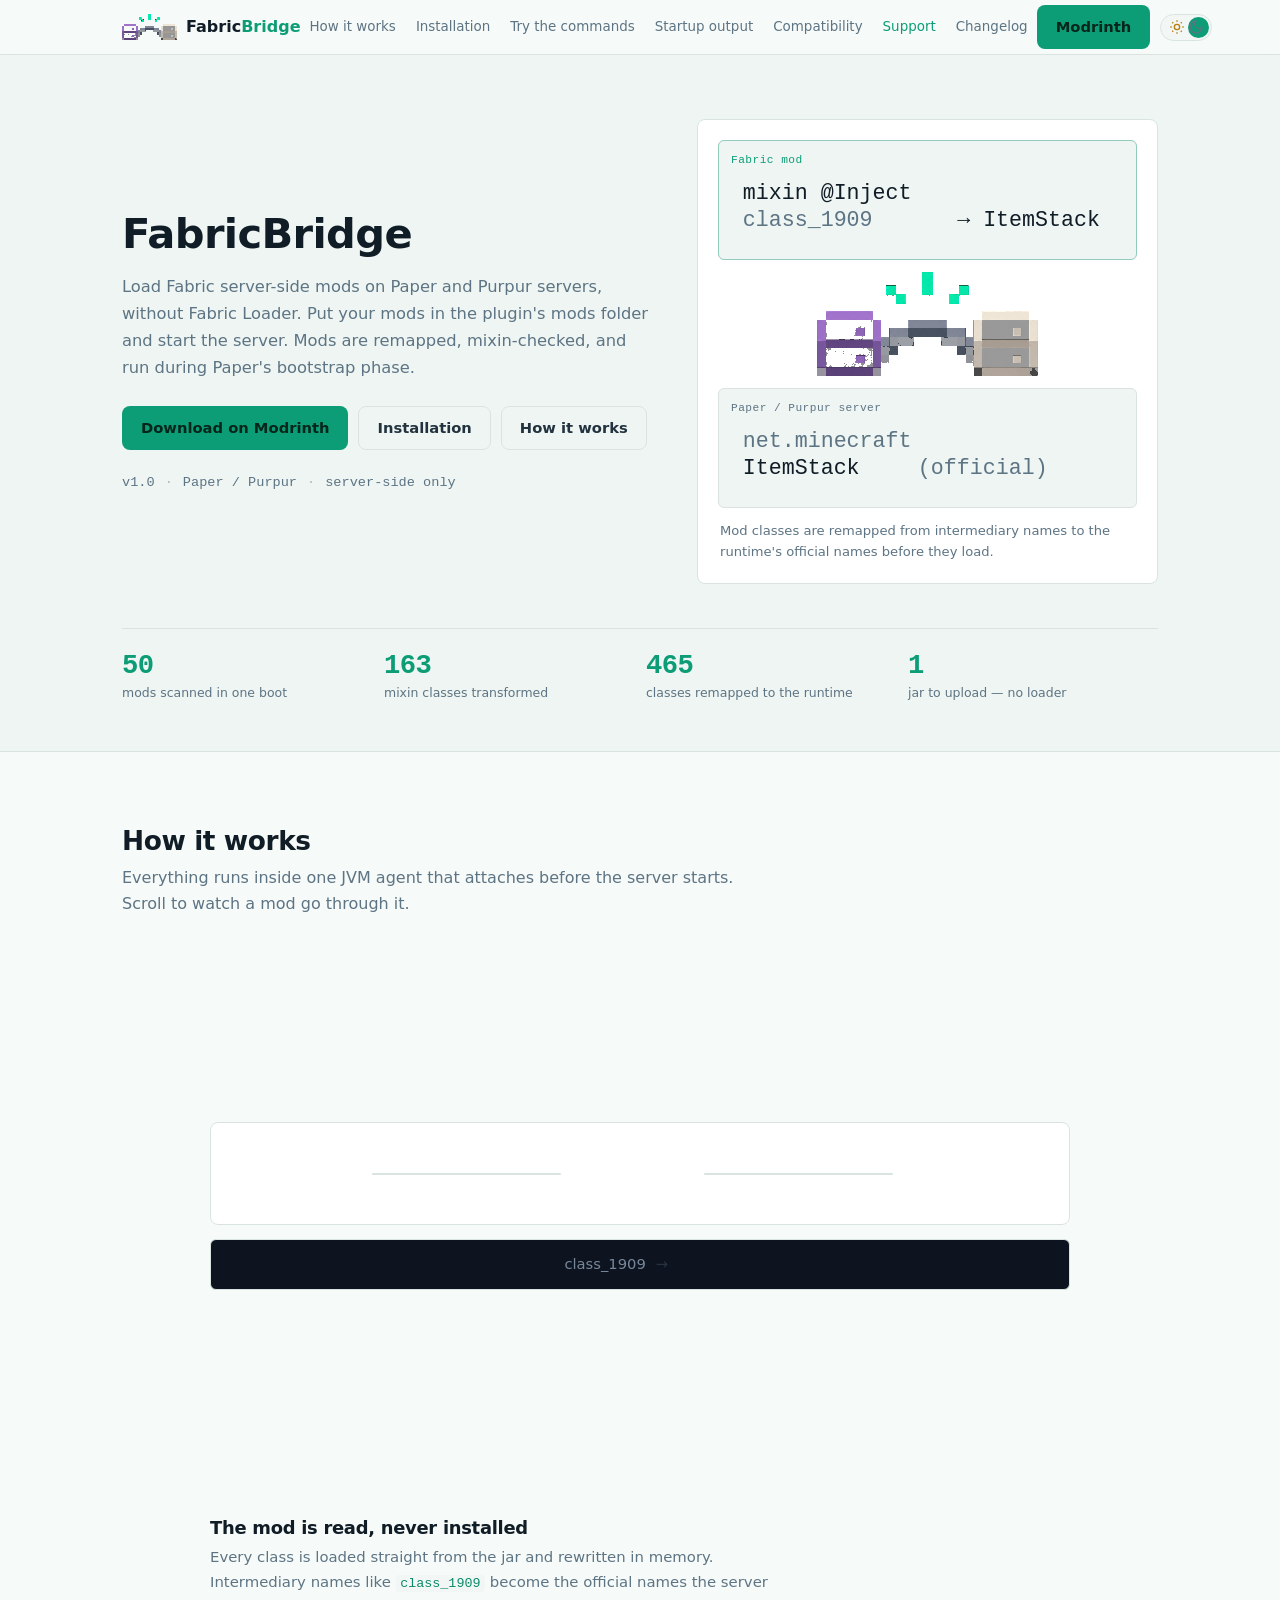
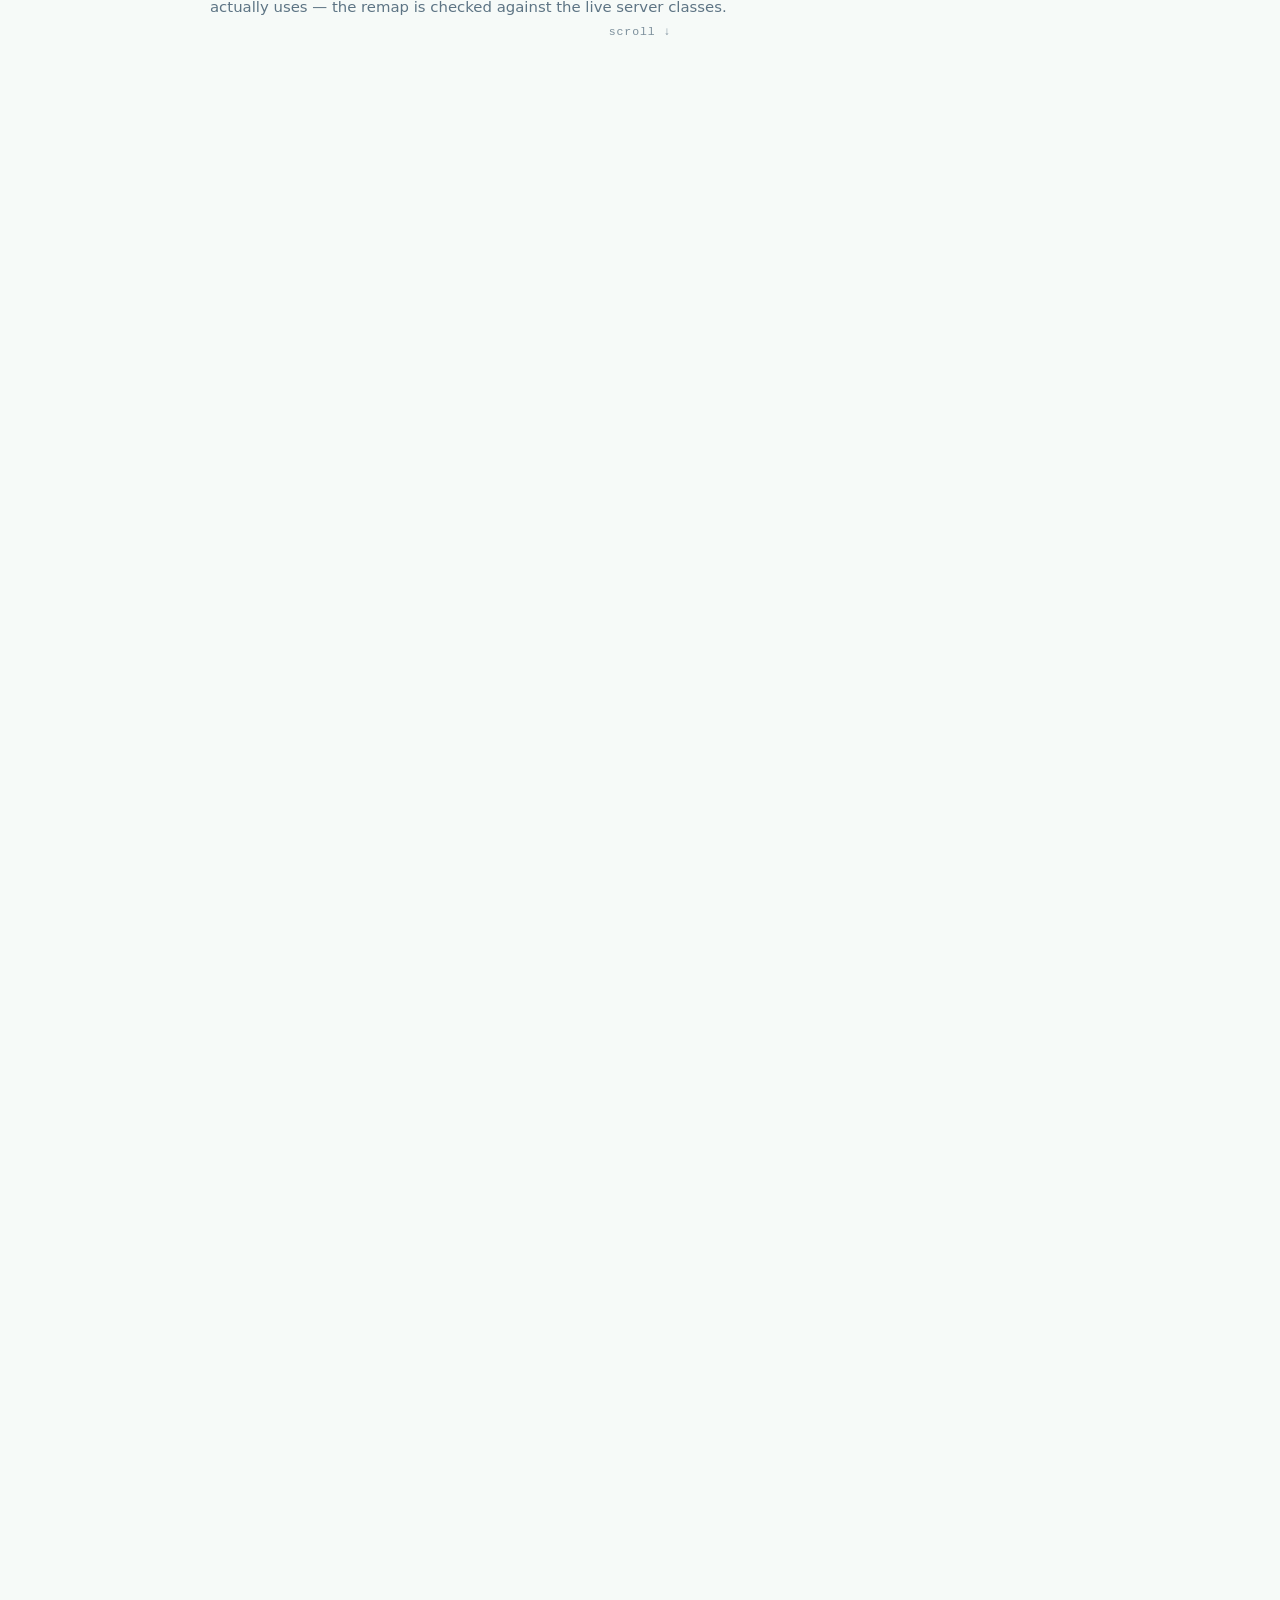
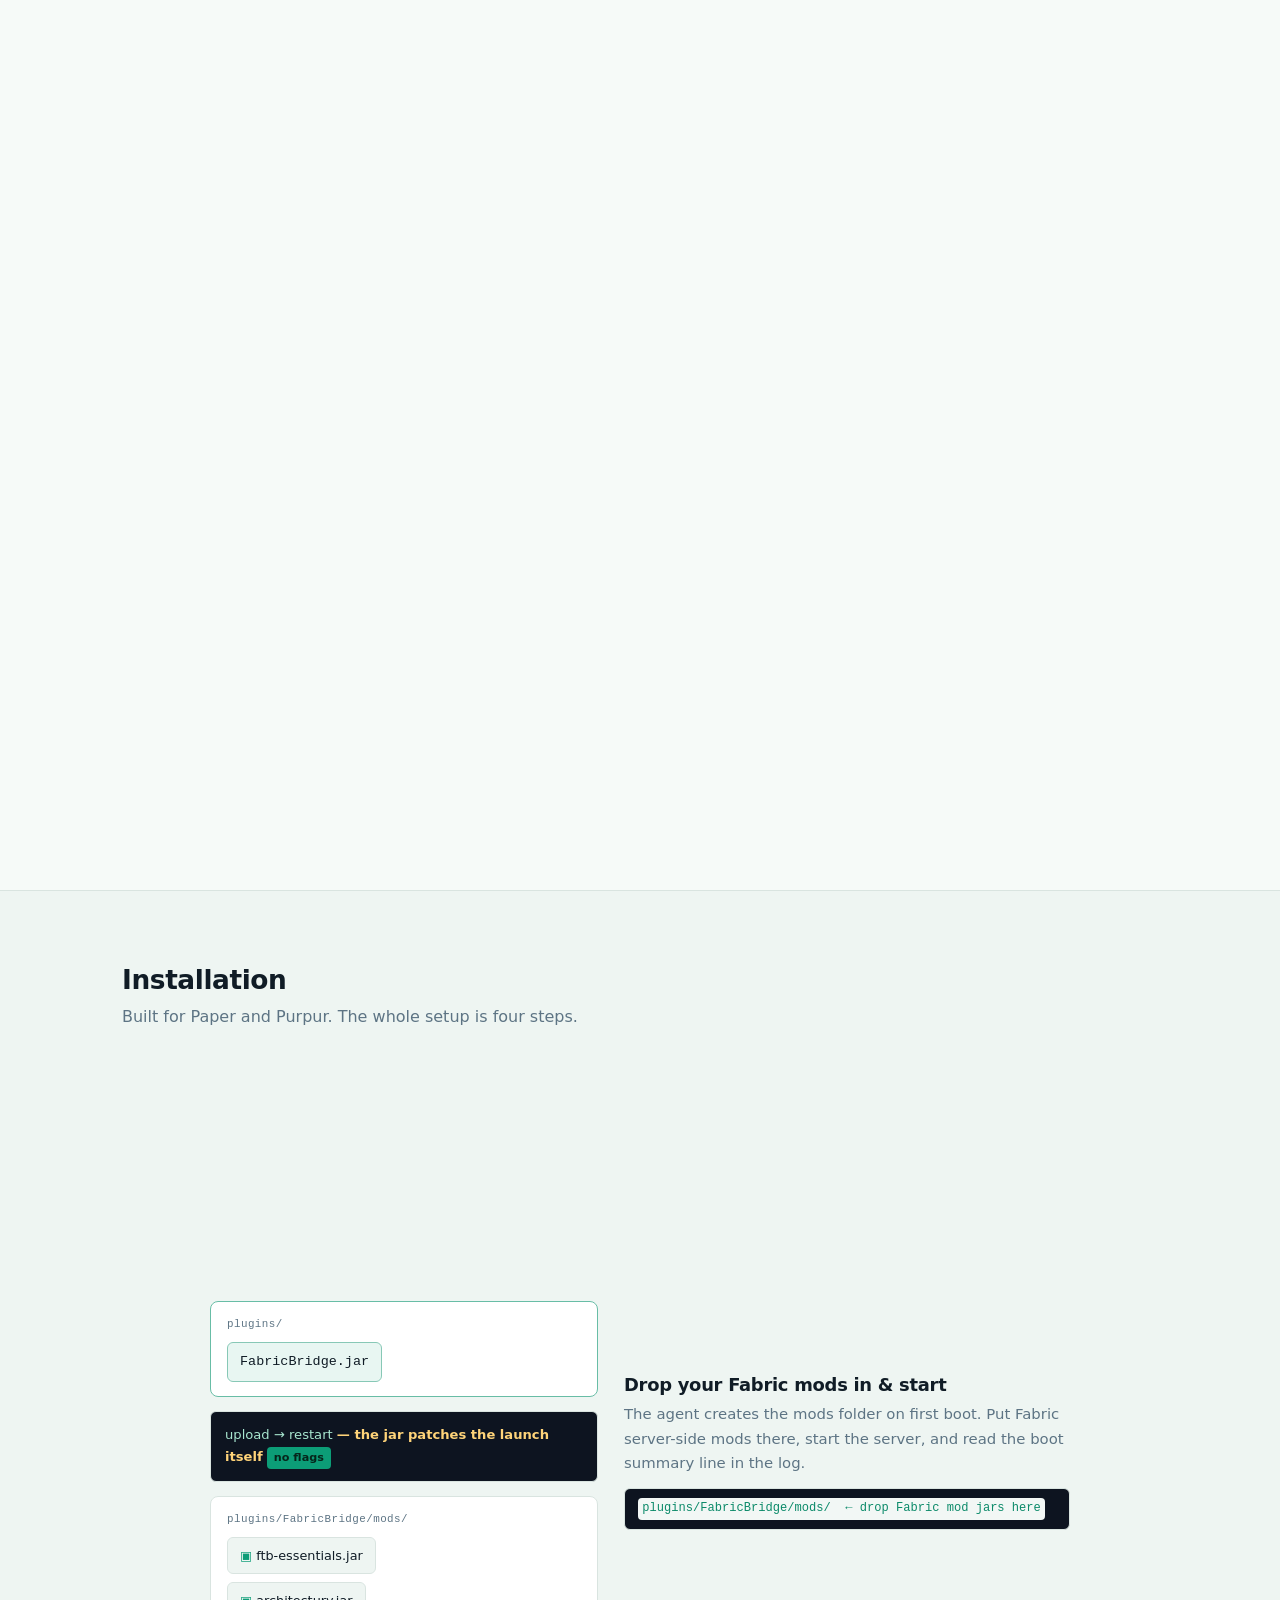
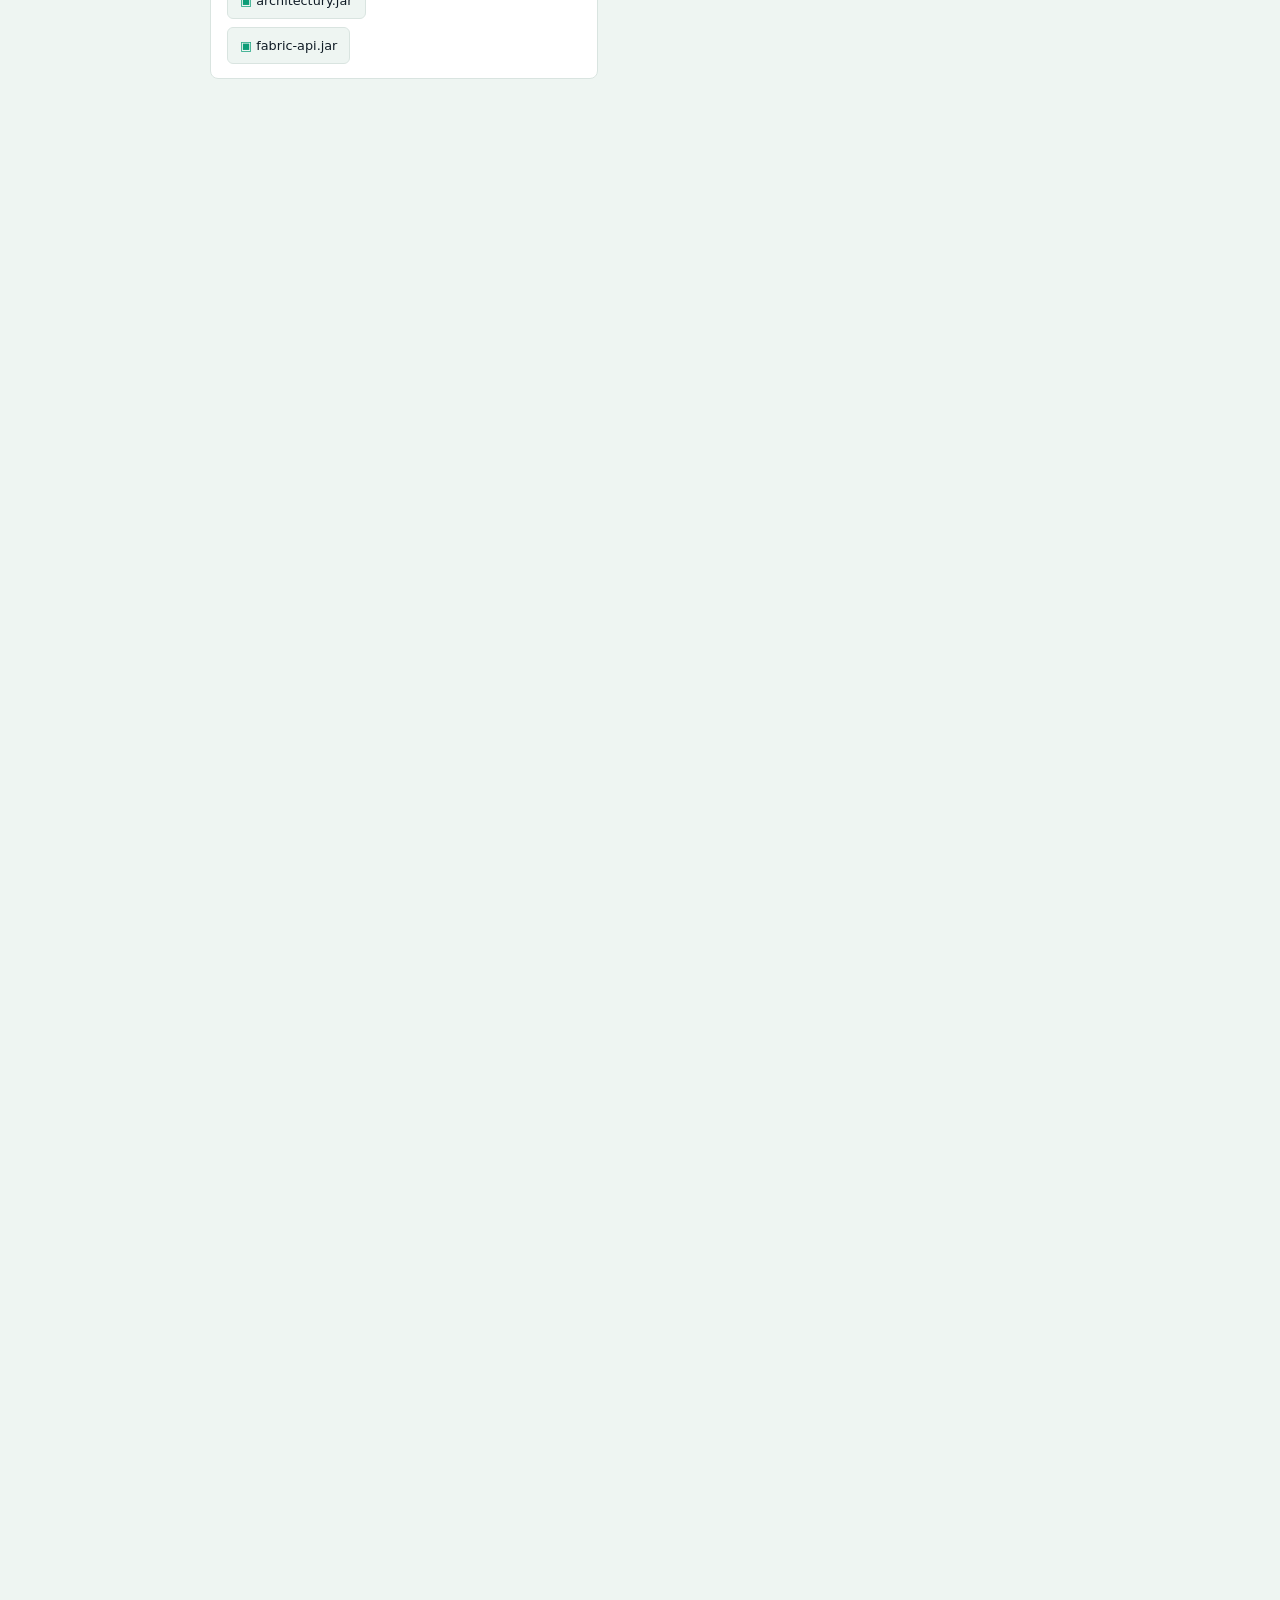
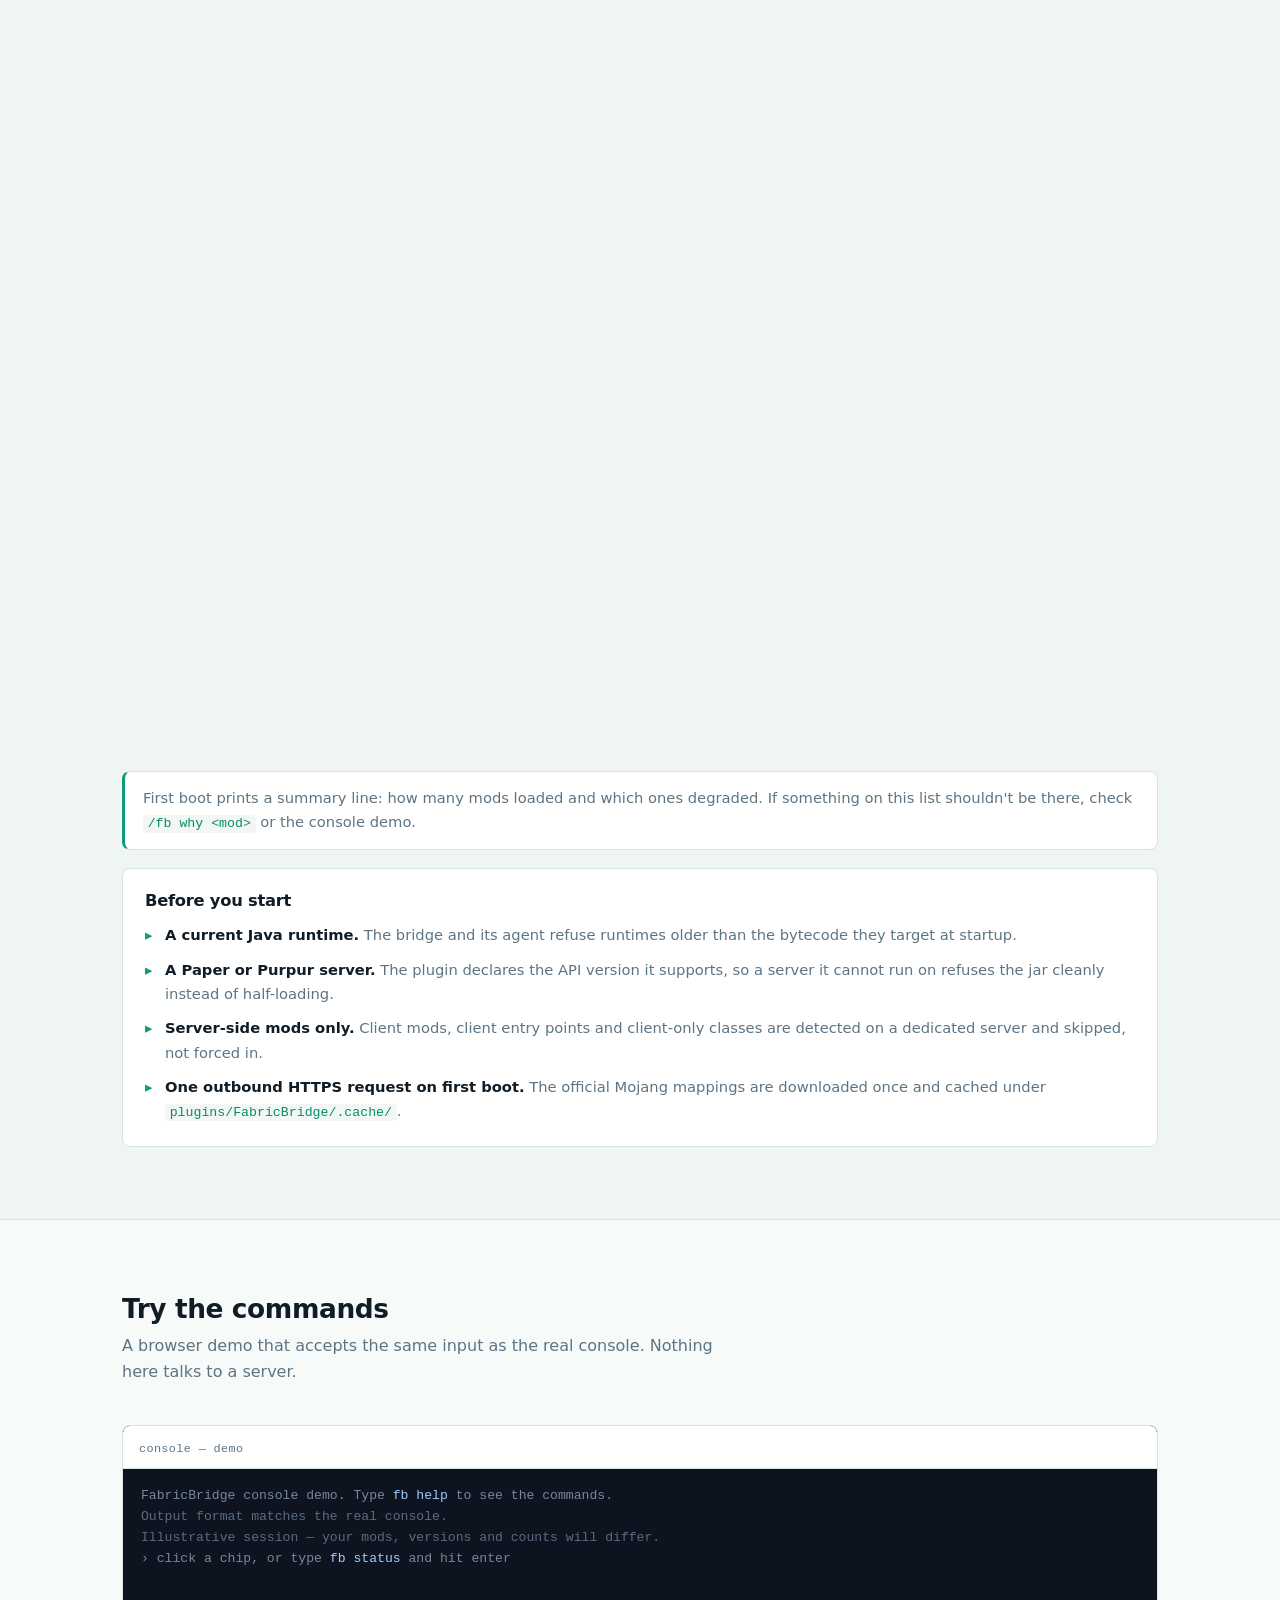
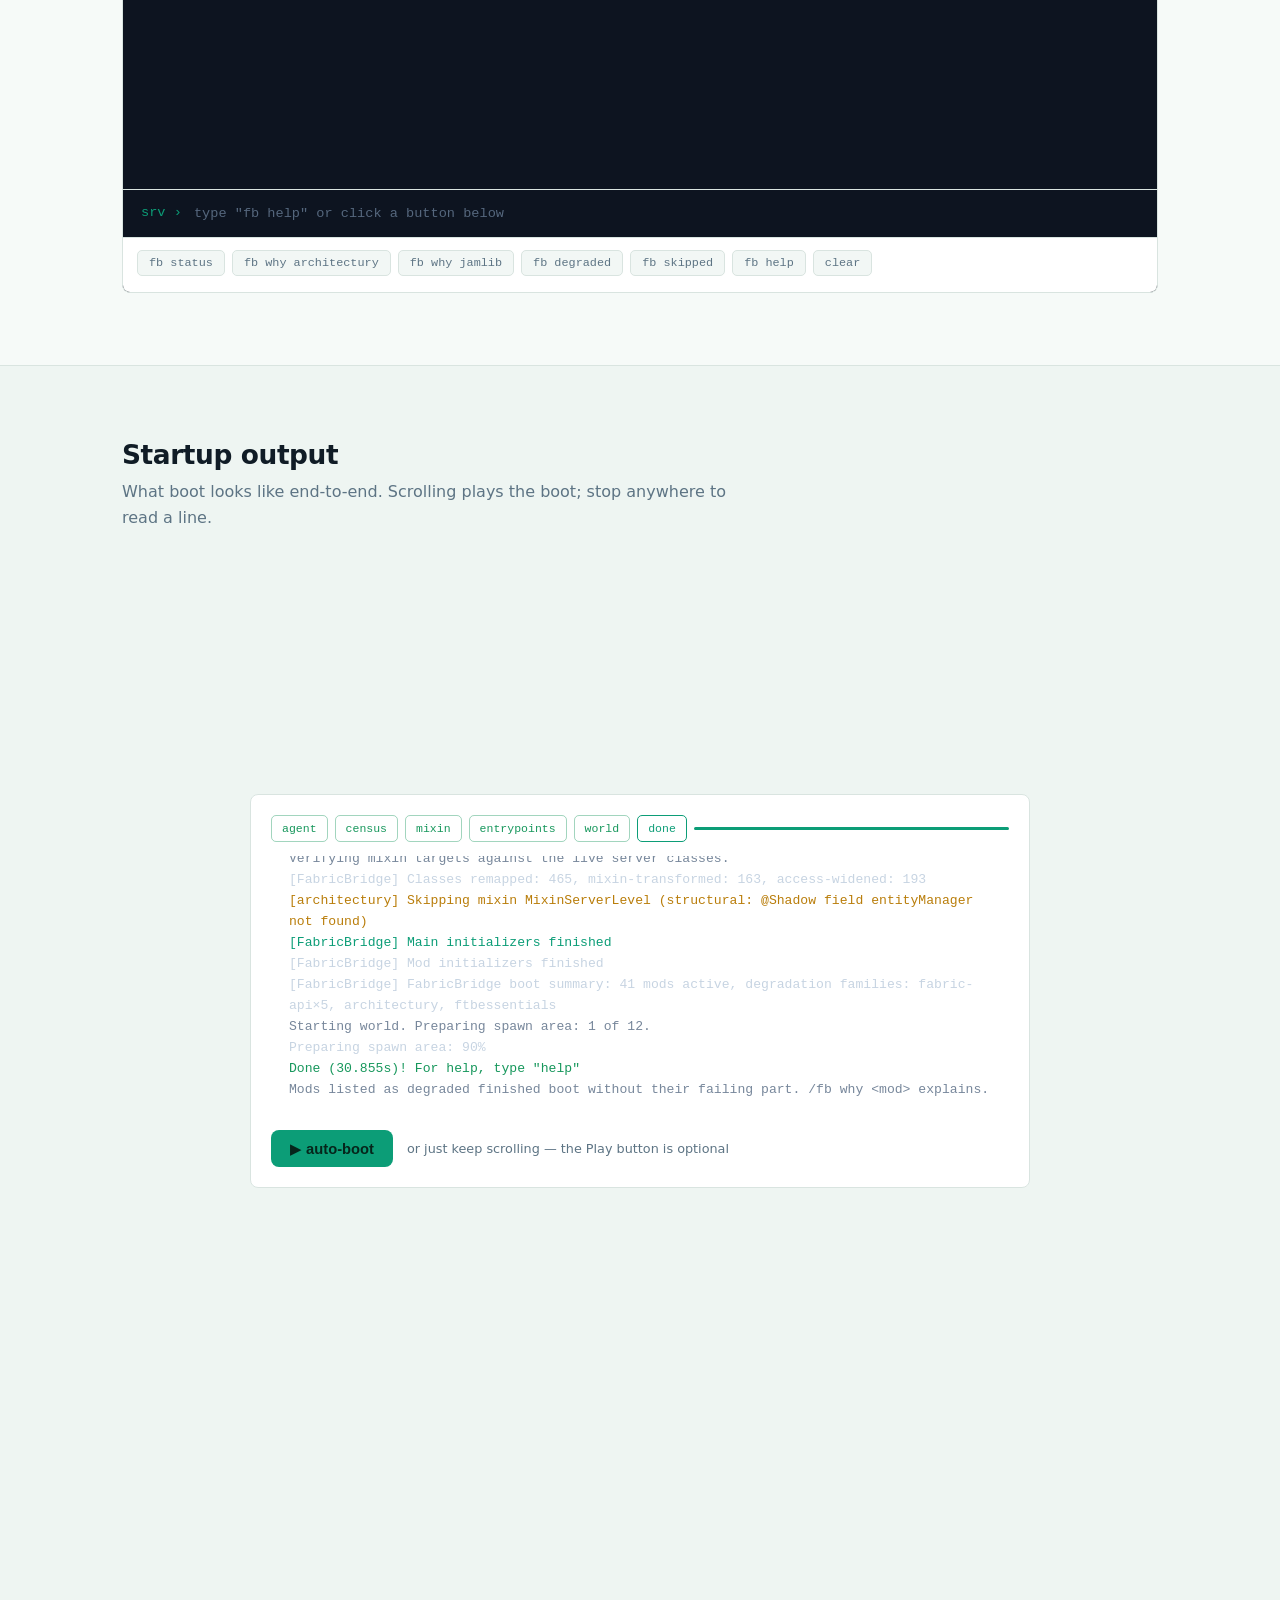
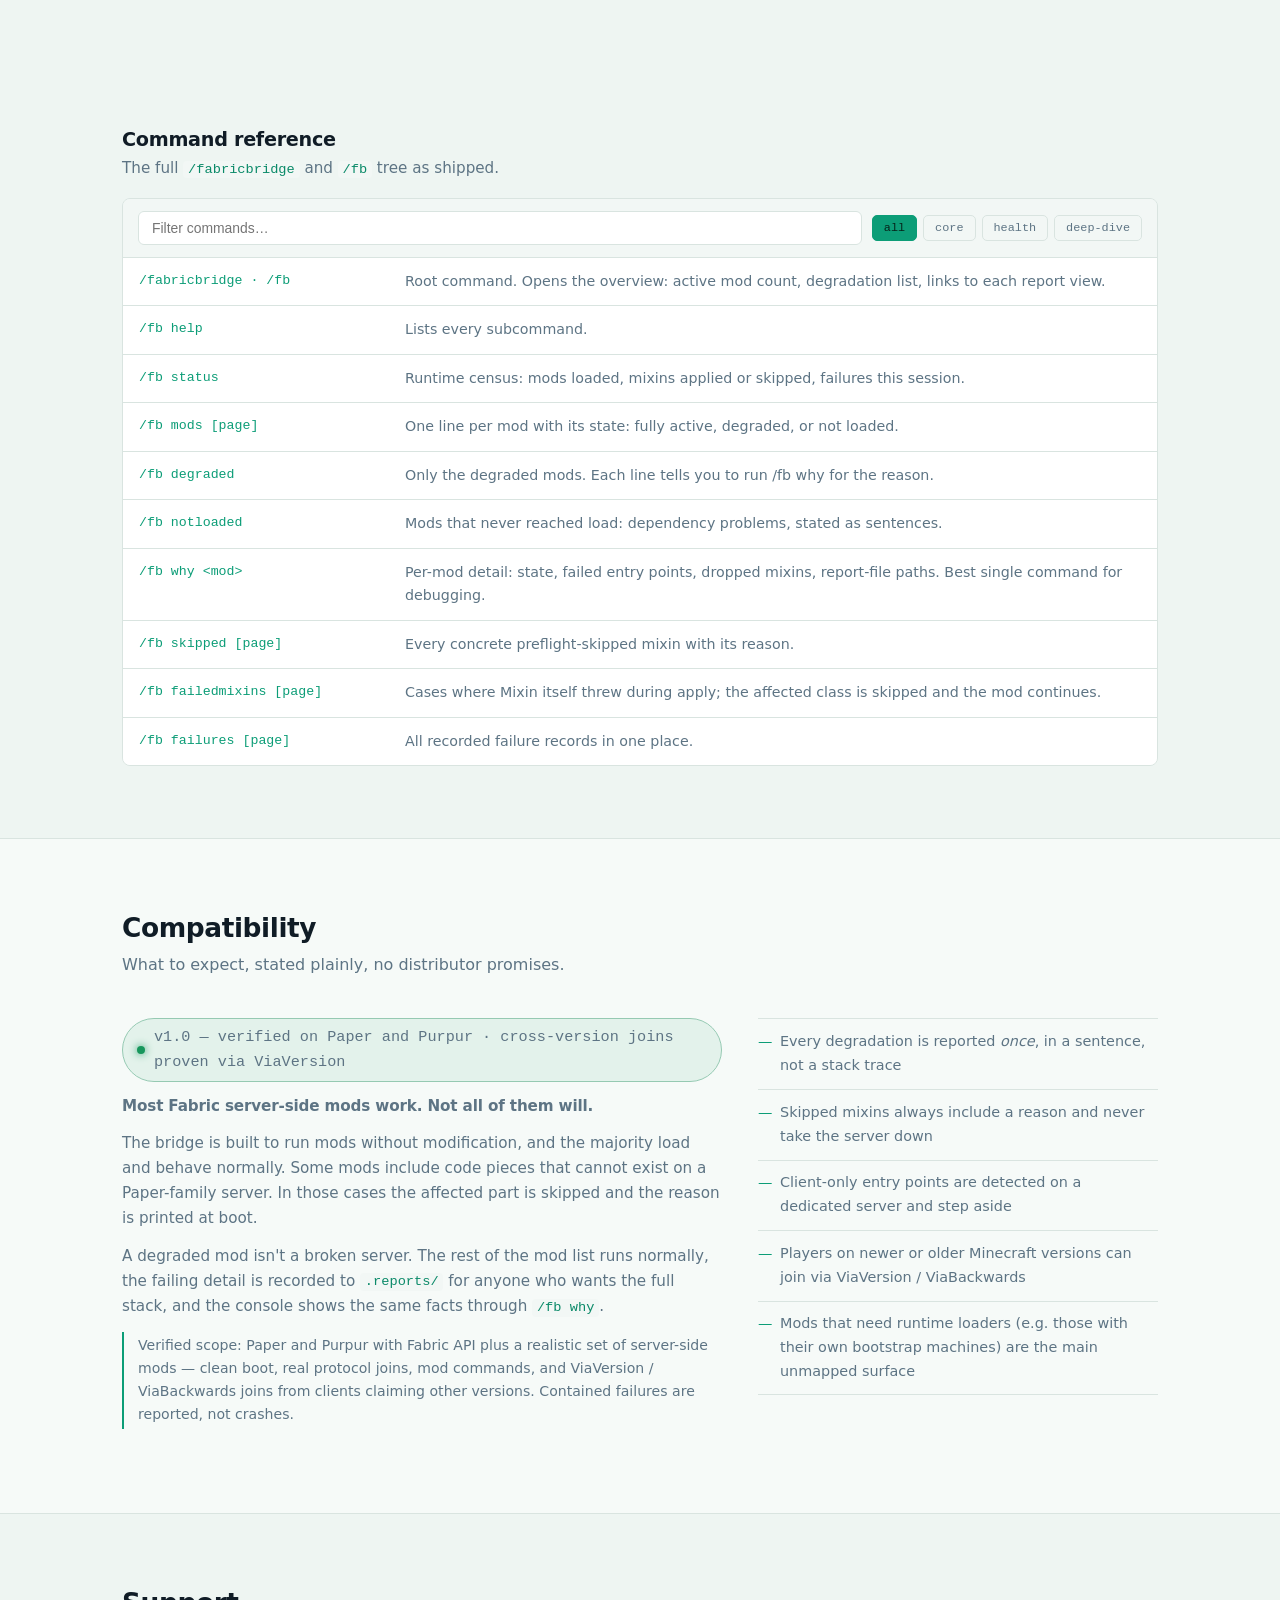
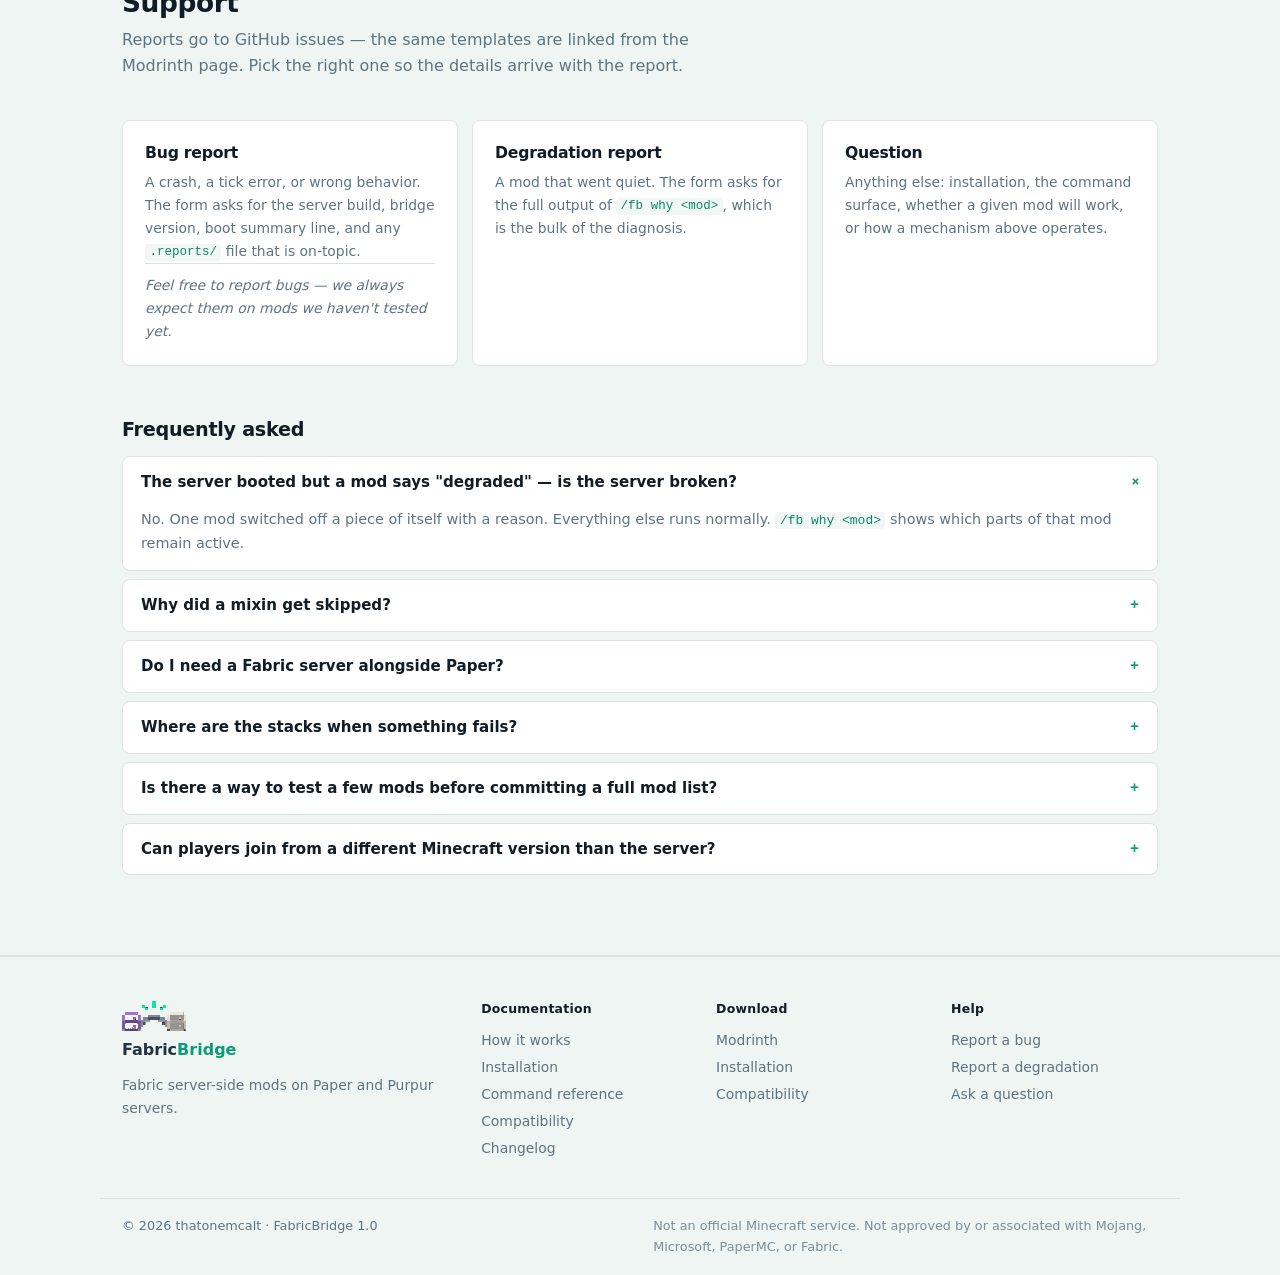
<file: index.html>
<!DOCTYPE html>
<html lang="en" data-theme="dark">
<head>
<meta charset="UTF-8">
<meta name="viewport" content="width=device-width, initial-scale=1.0">
<title>FabricBridge — Fabric server-side mods on Paper &amp; Purpur</title>
<meta name="description" content="Run Fabric server-side mods on Paper and Purpur without Fabric Loader. One jar, mods remapped and mixin-checked at boot, and failures reported as calm one-line degradations instead of server crashes.">
<link rel="canonical" href="https://thatonemcalt.github.io/fabric-bridge-info/">
<meta name="robots" content="index,follow">
<meta name="color-scheme" content="dark light">
<meta name="theme-color" content="#0b0f14" media="(prefers-color-scheme: dark)">
<meta name="theme-color" content="#f6faf8" media="(prefers-color-scheme: light)">
<meta name="author" content="thatonemcalt">
<meta name="keywords" content="fabricbridge, fabric mods on paper, fabric on purpur, server-side fabric, paper plugin, purpur plugin">

<!-- Open Graph / social cards -->
<meta property="og:type" content="website">
<meta property="og:site_name" content="FabricBridge">
<meta property="og:title" content="FabricBridge — Fabric server-side mods on Paper &amp; Purpur">
<meta property="og:description" content="Run Fabric server-side mods on Paper and Purpur without Fabric Loader. One jar, mods remapped and mixin-checked at boot, failures reported as calm degradations.">
<meta property="og:url" content="https://thatonemcalt.github.io/fabric-bridge-info/">
<meta property="og:image" content="https://thatonemcalt.github.io/fabric-bridge-info/og-image.png">
<meta property="og:image:type" content="image/png">
<meta property="og:image:width" content="1200">
<meta property="og:image:height" content="630">
<meta property="og:image:alt" content="FabricBridge — Fabric server-side mods on Paper &amp; Purpur">
<meta name="twitter:card" content="summary_large_image">
<meta name="twitter:title" content="FabricBridge — Fabric server-side mods on Paper &amp; Purpur">
<meta name="twitter:description" content="Run Fabric server-side mods on Paper and Purpur without Fabric Loader. One jar, calm degradations, no crash loop.">
<meta name="twitter:image" content="https://thatonemcalt.github.io/fabric-bridge-info/og-image.png">

<link rel="icon" type="image/png" href="fabric-bridge-favicon.png">
<link rel="apple-touch-icon" href="fabric-bridge-logo-128.png">
<link rel="stylesheet" href="styles.css">

<script type="application/ld+json">
{
  "@context": "https://schema.org",
  "@type": "SoftwareApplication",
  "name": "FabricBridge",
  "alternateName": "Fabric Bridge",
  "applicationCategory": "GameApplication",
  "applicationSubCategory": "Minecraft server plugin",
  "operatingSystem": "Linux, Windows, macOS",
  "softwareVersion": "1.0",
  "url": "https://thatonemcalt.github.io/fabric-bridge-info/",
  "sameAs": ["https://modrinth.com/plugin/fabric-bridge-plugin"],
  "author": { "@type": "Person", "name": "thatonemcalt" },
  "offers": { "@type": "Offer", "price": "0", "priceCurrency": "USD" },
  "description": "Runs Fabric server-side mods on Paper and Purpur servers without Fabric Loader.",
  "requirements": "A current Java runtime, Paper or Purpur"
}
</script>
<noscript><style>.reveal{opacity:1 !important}.story-hint{display:none}</style></noscript>
</head>
<body>

<!-- ══════════════════ HEADER ══════════════════ -->
<header class="nav" id="top">
  <div class="nav-inner">
    <a class="brand" href="#top">
      <img class="brand-mark" src="fabric-bridge-logo-128.png" alt="FabricBridge logo">
      <span class="wordmark">Fabric<strong>Bridge</strong></span>
    </a>
    <nav class="nav-links" id="navLinks" aria-label="Primary">
      <a href="#how" data-spy>How it works</a>
      <a href="#install" data-spy>Installation</a>
      <a href="#try" data-spy>Try the commands</a>
      <a href="#console" data-spy>Startup output</a>
      <a href="#compatibility" data-spy>Compatibility</a>
      <a href="#support" data-spy>Support</a>
      <a href="changelog.html">Changelog</a>
    </nav>
    <div class="nav-actions">
      <a class="btn btn-primary nav-dl" href="https://modrinth.com/plugin/fabric-bridge-plugin" data-modrinth>Modrinth</a>
      <button class="theme-toggle" id="themeToggle" aria-label="Toggle dark / light mode" title="Toggle theme">
        <span class="tt-icon tt-sun"><svg viewBox="0 0 24 24" width="16" height="16" fill="none" stroke="currentColor" stroke-width="2"><circle cx="12" cy="12" r="4"/><path d="M12 2v2m0 16v2M4.9 4.9l1.4 1.4m11.4 11.4 1.4 1.4M2 12h2m16 0h2M4.9 19.1l1.4-1.4m11.4-11.4 1.4-1.4"/></svg></span>
        <span class="tt-icon tt-moon"><svg viewBox="0 0 24 24" width="16" height="16" fill="none" stroke="currentColor" stroke-width="2"><path d="M21 12.8A9 9 0 1 1 11.2 3 7 7 0 0 0 21 12.8z"/></svg></span>
        <span class="tt-knob"></span>
      </button>
      <button class="burger" id="burger" aria-label="Menu"><span></span><span></span><span></span></button>
    </div>
  </div>
  <div class="scroll-progress" aria-hidden="true"><div class="scroll-progress-fill" id="scrollFill"></div></div>
</header>

<!-- ══════════════════ HERO ══════════════════ -->
<section class="hero">
  <div class="container hero-grid">
    <div class="hero-copy reveal">
      <h1>FabricBridge</h1>
      <p class="lede">Load Fabric server-side mods on Paper and Purpur servers, without Fabric Loader. Put your mods in the plugin's mods folder and start the server. Mods are remapped, mixin-checked, and run during Paper's bootstrap phase.</p>
      <div class="hero-cta">
        <a class="btn btn-primary" href="https://modrinth.com/plugin/fabric-bridge-plugin" data-modrinth>Download on Modrinth</a>
        <a class="btn btn-ghost" href="#install">Installation</a>
        <a class="btn btn-ghost" href="#how">How it works</a>
      </div>
      <div class="hero-meta">
        <span>v1.0</span><span class="sep">·</span><span>Paper / Purpur</span><span class="sep">·</span><span>server-side only</span>
      </div>
    </div>

    <div class="hero-panel reveal">
      <div class="mini-fig" aria-hidden="true">
        <div class="fig-side fig-fabric"><span class="fig-label">Fabric mod</span>
          <svg viewBox="0 0 200 34" class="fig-code"><text x="6" y="13" class="t1">mixin @Inject</text><text x="6" y="27" class="t2">class_1909</text><text x="115" y="27" class="t1">→ ItemStack</text></svg>
        </div>
      <div class="fig-bridge"><img src="fabric-bridge-logo-256.png" alt="" class="fig-logo"></div>
        <div class="fig-side fig-paper"><span class="fig-label">Paper / Purpur server</span>
          <svg viewBox="0 0 200 34" class="fig-code"><text x="6" y="13" class="t2">net.minecraft</text><text x="6" y="27" class="t1">ItemStack</text><text x="95" y="27" class="t2">(official)</text></svg>
        </div>
      </div>
      <p class="fig-cap">Mod classes are remapped from intermediary names to the runtime's official names before they load.</p>
    </div>
  </div>
  <div class="container">
    <div class="stats reveal-group">
      <div class="stat reveal"><span class="stat-num" data-count="50">0</span><span class="stat-label">mods scanned in one boot</span></div>
      <div class="stat reveal"><span class="stat-num" data-count="163">0</span><span class="stat-label">mixin classes transformed</span></div>
      <div class="stat reveal"><span class="stat-num" data-count="465">0</span><span class="stat-label">classes remapped to the runtime</span></div>
      <div class="stat reveal"><span class="stat-num" data-count="1">0</span><span class="stat-label">jar to upload — no loader</span></div>
    </div>
  </div>
</section>

<!-- ══════════════════ HOW IT WORKS — scroll-scrubbed story ══════════════════ -->
<section class="section" id="how" data-spy>
  <div class="container">
    <div class="section-head reveal">
      <h2>How it works</h2>
      <p>Everything runs inside one JVM agent that attaches before the server starts. Scroll to watch a mod go through it.</p>
    </div>
  </div>
  <div class="story story-bridge" data-story="bridge">
    <div class="stage">
      <div class="stage-inner">
        <div class="bscene" aria-hidden="true">
          <div class="bnode" id="bJar"><span class="bnode-label">Fabric mod</span><span class="bnode-box">ftb-essentials.jar</span></div>
          <div class="bbeam-wrap"><div class="bbeam" id="bBeam1"></div></div>
          <div class="bnode bnode-mid" id="bBridge"><img src="fabric-bridge-logo-256.png" alt="" class="bnode-logo"></div>
          <div class="bbeam-wrap"><div class="bbeam bbeam-2" id="bBeam2"></div></div>
          <div class="bnode" id="bServer"><span class="bnode-label">Paper / Purpur server</span><span class="bnode-box mono">MinecraftServer</span></div>
        </div>

        <div class="bcode mono" aria-hidden="true">
          <span class="bcode-from" id="bFrom">class_1909</span>
          <span class="bcode-arrow" id="bArrow">→</span>
          <span class="bcode-to" id="bTo">&nbsp;</span>
        </div>

        <div class="bcheck" id="bCheck" aria-hidden="true">
          <span class="bcheck-item" data-ci>target class exists</span>
          <span class="bcheck-item" data-ci>fields &amp; methods match</span>
          <span class="bcheck-item" data-ci>signature validated</span>
          <span class="bcheck-item bcheck-skip" data-ci id="bSkip">1 skipped — target absent · vanilla path kept</span>
        </div>

        <div class="bchips" id="bChips" aria-hidden="true">
          <span class="bchip" data-ci><code>main</code> entry → bootstrap phase</span>
          <span class="bchip" data-ci><code>server</code> entry → datapack phase</span>
        </div>

        <div class="bcalm" id="bCalm" aria-hidden="true">
          <span class="bcalm-line"><span class="bcalm-ok">✓</span> degraded: axiom — one part off, everything else keeps running</span>
        </div>

        <div class="beats">
          <div class="beat" data-beat="0"><h3>The mod is read, never installed</h3><p>Every class is loaded straight from the jar and rewritten in memory. Intermediary names like <code>class_1909</code> become the official names the server actually uses — the remap is checked against the live server classes.</p></div>
          <div class="beat" data-beat="1"><h3>Mixins are checked before they inject</h3><p>Each mixin's target class, field, and method is verified against the real runtime first. Anything that exists is applied; anything that doesn't is skipped with a one-line reason instead of crashing the server.</p></div>
          <div class="beat" data-beat="2"><h3>The mod runs where a mod should run</h3><p><code>main</code> entry points run during Paper's bootstrap phase, <code>server</code> entry points during datapack discovery. Registry windows are opened around both, so registration behaves like it would on Fabric.</p></div>
          <div class="beat" data-beat="3"><h3>And if something can't work?</h3><p>One calm line in the log, the full stack in <code>.reports/</code>, and the rest of the mod list keeps running. A degraded mod is never a broken server.</p></div>
        </div>
        <div class="story-hint">scroll&nbsp;↓</div>
      </div>
    </div>
  </div>
</section>

<!-- ══════════════════ INSTALL — scroll-scrubbed story ══════════════════ -->
<section class="section section-alt" id="install" data-spy>
  <div class="container">
    <div class="section-head reveal">
      <h2>Installation</h2>
      <p>Built for Paper and Purpur. The whole setup is four steps.</p>
    </div>
  </div>
  <div class="story story-install" data-story="install">
    <div class="stage">
      <div class="stage-inner stage-grid">
        <div class="ivisual" aria-hidden="true">
          <div class="ifolder" id="iFolder">
            <span class="ifolder-head">plugins/</span>
            <div class="ijar" id="iJar">FabricBridge.jar</div>
          </div>
          <div class="iterm mono">
            <span class="iln" id="iCmdAgent"><b>-javaagent:</b>plugins/FabricBridge.jar&nbsp;-jar&nbsp;server.jar</span>
            <span class="iln" id="iCmdPatch">upload&nbsp;→&nbsp;restart&nbsp;&nbsp;<span class="ipatch-badge">no flags needed</span></span>
          </div>
          <div class="imods" id="iMods">
            <span class="ifolder-head">plugins/FabricBridge/mods/</span>
            <span class="imod mono" data-ci>ftb-essentials.jar</span>
            <span class="imod mono" data-ci>architectury.jar</span>
            <span class="imod mono" data-ci>fabric-api.jar</span>
          </div>
        </div>
        <div class="ibeats">
          <div class="beat" data-beat="0">
            <h3>Get the jar from Modrinth</h3>
            <p>Download <a href="https://modrinth.com/plugin/fabric-bridge-plugin" data-modrinth>FabricBridge on Modrinth</a> and drop the jar into your server's <code>plugins/</code> folder. Nothing else is installed, and nothing is required on your players' clients — a vanilla client can join. Client mods are optional: a player who wants a mod's custom items and textures installs that mod's client half.</p>
            <div class="term-line"><code>plugins/FabricBridge.jar</code><button class="copy-btn" data-copy="plugins/FabricBridge.jar">copy</button></div>
          </div>
          <div class="beat" data-beat="1">
            <h3>Self-managed host? Add one flag</h3>
            <p>If you control the startup command, attach the agent before <code>-jar</code> so it loads before any server class.</p>
            <div class="term-line"><code>java&nbsp;<b>-javaagent:plugins/FabricBridge.jar</b>&nbsp;-jar&nbsp;server.jar&nbsp;nogui</code><button class="copy-btn" data-copy="-javaagent:plugins/FabricBridge.jar">copy</button></div>
          </div>
          <div class="beat" data-beat="2">
            <h3>Managed host with a fixed startup line?</h3>
            <p>Many online server providers don't let you edit java arguments. You don't need to: on first boot FabricBridge <b>auto-patches the server's own launch</b> so the agent attaches by itself.</p>
            <div class="term-line"><code>upload&nbsp;→&nbsp;restart&nbsp;&nbsp;<b>nothing else to configure</b></code></div>
          </div>
          <div class="beat" data-beat="3">
            <h3>Drop your Fabric mods in &amp; start</h3>
            <p>The agent creates the mods folder on first boot. Put Fabric server-side mods there, start the server, and read the boot summary line in the log.</p>
            <div class="term-line"><code>plugins/FabricBridge/mods/&nbsp;&nbsp;←&nbsp;drop Fabric mod jars here</code></div>
          </div>
        </div>
        <div class="story-hint">scroll&nbsp;↓</div>
      </div>
    </div>
  </div>
  <div class="container">
    <div class="callout reveal">
      First boot prints a summary line: how many mods loaded and which ones degraded. If something on this list shouldn't be there, check <code>/fb why &lt;mod&gt;</code> or the console demo.
    </div>

    <div class="req reveal">
      <h3>Before you start</h3>
      <ul class="req-list">
        <li><b>A current Java runtime.</b> The bridge and its agent refuse runtimes older than the bytecode they target at startup.</li>
        <li><b>A Paper or Purpur server.</b> The plugin declares the API version it supports, so a server it cannot run on refuses the jar cleanly instead of half-loading.</li>
        <li><b>Server-side mods only.</b> Client mods, client entry points and client-only classes are detected on a dedicated server and skipped, not forced in.</li>
        <li><b>One outbound HTTPS request on first boot.</b> The official Mojang mappings are downloaded once and cached under <code>plugins/FabricBridge/.cache/</code>.</li>
      </ul>
    </div>
  </div>
</section>

<!-- ══════════════════ TRY THE COMMANDS ══════════════════ -->
<section class="section" id="try" data-spy>
  <div class="container">
    <div class="section-head reveal">
      <h2>Try the commands</h2>
      <p>A browser demo that accepts the same input as the real console. Nothing here talks to a server.</p>
    </div>
    <div class="term-wrap reveal">
      <div class="term-chrome"><span class="tc-title">console — demo</span></div>
      <div class="term-body" id="termOut" tabindex="0" aria-label="Interactive command console"></div>
      <div class="term-input-row">
        <span class="term-promptsrv">srv&nbsp;›&nbsp;</span>
        <input id="termIn" class="term-input" type="text" autocomplete="off" spellcheck="false" placeholder='type "fb help" or click a button below'>
      </div>
      <div class="term-chips">
        <button class="chip" data-cmd="fb status">fb status</button>
        <button class="chip" data-cmd="fb why architectury">fb why architectury</button>
        <button class="chip" data-cmd="fb why jamlib">fb why jamlib</button>
        <button class="chip" data-cmd="fb degraded">fb degraded</button>
        <button class="chip" data-cmd="fb skipped">fb skipped</button>
        <button class="chip" data-cmd="fb help">fb help</button>
        <button class="chip" data-cmd="clear">clear</button>
      </div>
    </div>
  </div>
</section>

<!-- ══════════════════ STARTUP OUTPUT — scroll-scrubbed boot ══════════════════ -->
<section class="section section-alt" id="console" data-spy>
  <div class="container">
    <div class="section-head reveal">
      <h2>Startup output</h2>
      <p>What boot looks like end-to-end. Scrolling plays the boot; stop anywhere to read a line.</p>
    </div>
  </div>
  <div class="story story-boot" data-story="boot">
    <div class="stage">
      <div class="stage-inner">
        <div class="bootwrap">
          <div class="boot-stages" id="bootStages">
            <span class="bs" data-i="0">agent</span><span class="bs" data-i="1">census</span><span class="bs" data-i="2">mixin</span><span class="bs" data-i="3">entrypoints</span><span class="bs" data-i="4">world</span><span class="bs" data-i="5">done</span>
            <div class="bs-bar"><div class="bs-fill" id="bootBarFill"></div></div>
          </div>
          <div class="term-body mini" id="bootLines"><span class="ln c-dim">scroll to boot — each line arrives as you move down…</span></div>
          <div class="boot-controls">
            <button class="btn btn-primary boot-play" id="bootBtn">▶ auto-boot</button>
            <span class="boot-note">or just keep scrolling — the Play button is optional</span>
          </div>
        </div>
      </div>
    </div>
  </div>
  <div class="container">
    <div class="section-sub reveal"><h3>Command reference</h3><p>The full <code>/fabricbridge</code> and <code>/fb</code> tree as shipped.</p></div>
    <div class="cmd-table reveal">
      <div class="cmd-controls">
        <input id="cmdSearch" class="search" type="search" placeholder="Filter commands…">
        <div class="chip-row" id="cmdFilters">
          <button class="chip on" data-f="all">all</button>
          <button class="chip" data-f="core">core</button>
          <button class="chip" data-f="health">health</button>
          <button class="chip" data-f="deep-dive">deep-dive</button>
        </div>
      </div>
      <div class="ct-body" id="cmdTable">
        <div class="ct-row" data-tag="core"><code>/fabricbridge · /fb</code><span>Root command. Opens the overview: active mod count, degradation list, links to each report view.</span></div>
        <div class="ct-row" data-tag="core"><code>/fb help</code><span>Lists every subcommand.</span></div>
        <div class="ct-row" data-tag="health"><code>/fb status</code><span>Runtime census: mods loaded, mixins applied or skipped, failures this session.</span></div>
        <div class="ct-row" data-tag="health"><code>/fb mods [page]</code><span>One line per mod with its state: fully active, degraded, or not loaded.</span></div>
        <div class="ct-row" data-tag="health"><code>/fb degraded</code><span>Only the degraded mods. Each line tells you to run /fb why for the reason.</span></div>
        <div class="ct-row" data-tag="health"><code>/fb notloaded</code><span>Mods that never reached load: dependency problems, stated as sentences.</span></div>
        <div class="ct-row" data-tag="deep-dive"><code>/fb why &lt;mod&gt;</code><span>Per-mod detail: state, failed entry points, dropped mixins, report-file paths. Best single command for debugging.</span></div>
        <div class="ct-row" data-tag="deep-dive"><code>/fb skipped [page]</code><span>Every concrete preflight-skipped mixin with its reason.</span></div>
        <div class="ct-row" data-tag="deep-dive"><code>/fb failedmixins [page]</code><span>Cases where Mixin itself threw during apply; the affected class is skipped and the mod continues.</span></div>
        <div class="ct-row" data-tag="deep-dive"><code>/fb failures [page]</code><span>All recorded failure records in one place.</span></div>
      </div>
      <div class="ct-empty" id="cmdEmpty" hidden>Nothing in this filter.</div>
    </div>
  </div>
</section>

<!-- ══════════════════ COMPATIBILITY ══════════════════ -->
<section class="section" id="compatibility" data-spy>
  <div class="container">
    <div class="section-head reveal">
      <h2>Compatibility</h2>
      <p>What to expect, stated plainly, no distributor promises.</p>
    </div>
    <div class="compat reveal">
      <div class="compat-main">
        <p class="status-chip"><span class="status-dot"></span>v1.0 — verified on Paper and Purpur · cross-version joins proven via ViaVersion</p>
        <p class="compat-hed">Most Fabric server-side mods work. Not all of them will.</p>
        <p>The bridge is built to run mods without modification, and the majority load and behave normally. Some mods include code pieces that cannot exist on a Paper-family server. In those cases the affected part is skipped and the reason is printed at boot.</p>
        <p>A degraded mod isn't a broken server. The rest of the mod list runs normally, the failing detail is recorded to <code>.reports/</code> for anyone who wants the full stack, and the console shows the same facts through <code>/fb why</code>.</p>
        <p class="compat-note">Verified scope: Paper and Purpur with Fabric API plus a realistic set of server-side mods — clean boot, real protocol joins, mod commands, and ViaVersion / ViaBackwards joins from clients claiming other versions. Contained failures are reported, not crashes.</p>
      </div>
      <ul class="compat-list reveal-group">
        <li class="reveal">Every degradation is reported <em>once</em>, in a sentence, not a stack trace</li>
        <li class="reveal">Skipped mixins always include a reason and never take the server down</li>
        <li class="reveal">Client-only entry points are detected on a dedicated server and step aside</li>
        <li class="reveal">Players on newer or older Minecraft versions can join via ViaVersion / ViaBackwards</li>
        <li class="reveal">Mods that need runtime loaders (e.g. those with their own bootstrap machines) are the main unmapped surface</li>
      </ul>
    </div>
  </div>
</section>

<!-- ══════════════════ SUPPORT ══════════════════ -->
<section class="section section-alt" id="support" data-spy>
  <div class="container">
    <div class="section-head reveal">
      <h2>Support</h2>
      <p>Reports go to GitHub issues — the same templates are linked from the Modrinth page. Pick the right one so the details arrive with the report.</p>
    </div>
    <div class="support-grid reveal-group">
      <a class="ticket-card reveal card-hover" href="https://github.com/thatonemcalt/fabric-bridge-info/issues/new?template=bug_report.yml">
        <h3>Bug report</h3>
        <p>A crash, a tick error, or wrong behavior. The form asks for the server build, bridge version, boot summary line, and any <code>.reports/</code> file that is on-topic.</p>
        <p class="card-note">Feel free to report bugs — we always expect them on mods we haven't tested yet.</p>
      </a>
      <a class="ticket-card reveal card-hover" href="https://github.com/thatonemcalt/fabric-bridge-info/issues/new?template=degradation_report.yml">
        <h3>Degradation report</h3>
        <p>A mod that went quiet. The form asks for the full output of <code>/fb why &lt;mod&gt;</code>, which is the bulk of the diagnosis.</p>
      </a>
      <a class="ticket-card reveal card-hover" href="https://github.com/thatonemcalt/fabric-bridge-info/issues/new?template=question.yml">
        <h3>Question</h3>
        <p>Anything else: installation, the command surface, whether a given mod will work, or how a mechanism above operates.</p>
      </a>
    </div>

    <div class="faq reveal">
      <h3>Frequently asked</h3>
      <details class="faq-item" open><summary>The server booted but a mod says "degraded" — is the server broken?</summary><p>No. One mod switched off a piece of itself with a reason. Everything else runs normally. <code>/fb why &lt;mod&gt;</code> shows which parts of that mod remain active.</p></details>
      <details class="faq-item"><summary>Why did a mixin get skipped?</summary><p>The mixin's declared target (a class, field, or method) does not exist on this server's build. Injecting against a missing target would crash classloading, so the bridge leaves it out. Any code from the mod calling into that mixin is routed back to vanilla behavior.</p></details>
      <details class="faq-item"><summary>Do I need a Fabric server alongside Paper?</summary><p>No. FabricBridge performs the remapping and class loading itself on Paper and Purpur. Setup is one jar: add the <code>-javaagent</code> flag on hosts you control, or nothing at all on managed panels with a fixed startup line — the jar auto-patches the server's own launch on first boot.</p></details>
      <details class="faq-item"><summary>Where are the stacks when something fails?</summary><p>In <code>plugins/FabricBridge/mods/.reports/</code>, one file per failure. The console intentionally shows one line; the files hold the depth.</p></details>
      <details class="faq-item"><summary>Is there a way to test a few mods before committing a full mod list?</summary><p>Yes. Mods are read from <code>plugins/FabricBridge/mods/</code> at each boot, so you can build the folder up gradually and read the boot summary after every restart.</p></details>
      <details class="faq-item"><summary>Can players join from a different Minecraft version than the server?</summary><p>Yes. With ViaVersion / ViaBackwards on the server, players on newer or older versions join normally — this is verified with full protocol-level joins, not just a ping.</p></details>
    </div>
  </div>
</section>

<!-- ══════════════════ FOOTER ══════════════════ -->
<footer class="footer">
  <div class="container foot-grid">
    <div class="foot-brand">
      <img class="foot-mark" src="fabric-bridge-logo-128.png" alt="FabricBridge logo">
      <span class="wordmark">Fabric<strong>Bridge</strong></span>
      <p>Fabric server-side mods on Paper and Purpur servers.</p>
    </div>
    <div class="foot-col"><h4>Documentation</h4><a href="#how">How it works</a><a href="#install">Installation</a><a href="#console">Command reference</a><a href="#compatibility">Compatibility</a><a href="changelog.html">Changelog</a></div>
    <div class="foot-col"><h4>Download</h4><a href="https://modrinth.com/plugin/fabric-bridge-plugin" data-modrinth>Modrinth</a><a href="#install">Installation</a><a href="#compatibility">Compatibility</a></div>
    <div class="foot-col"><h4>Help</h4><a href="https://github.com/thatonemcalt/fabric-bridge-info/issues/new?template=bug_report.yml">Report a bug</a><a href="https://github.com/thatonemcalt/fabric-bridge-info/issues/new?template=degradation_report.yml">Report a degradation</a><a href="https://github.com/thatonemcalt/fabric-bridge-info/issues/new?template=question.yml">Ask a question</a></div>
  </div>
  <div class="foot-bottom container">
    <span>© 2026 thatonemcalt · FabricBridge 1.0</span>
    <span class="legal">Not an official Minecraft service. Not approved by or associated with Mojang, Microsoft, PaperMC, or Fabric.</span>
  </div>
</footer>

<script src="app.js"></script>
</body>
</html>
</file>
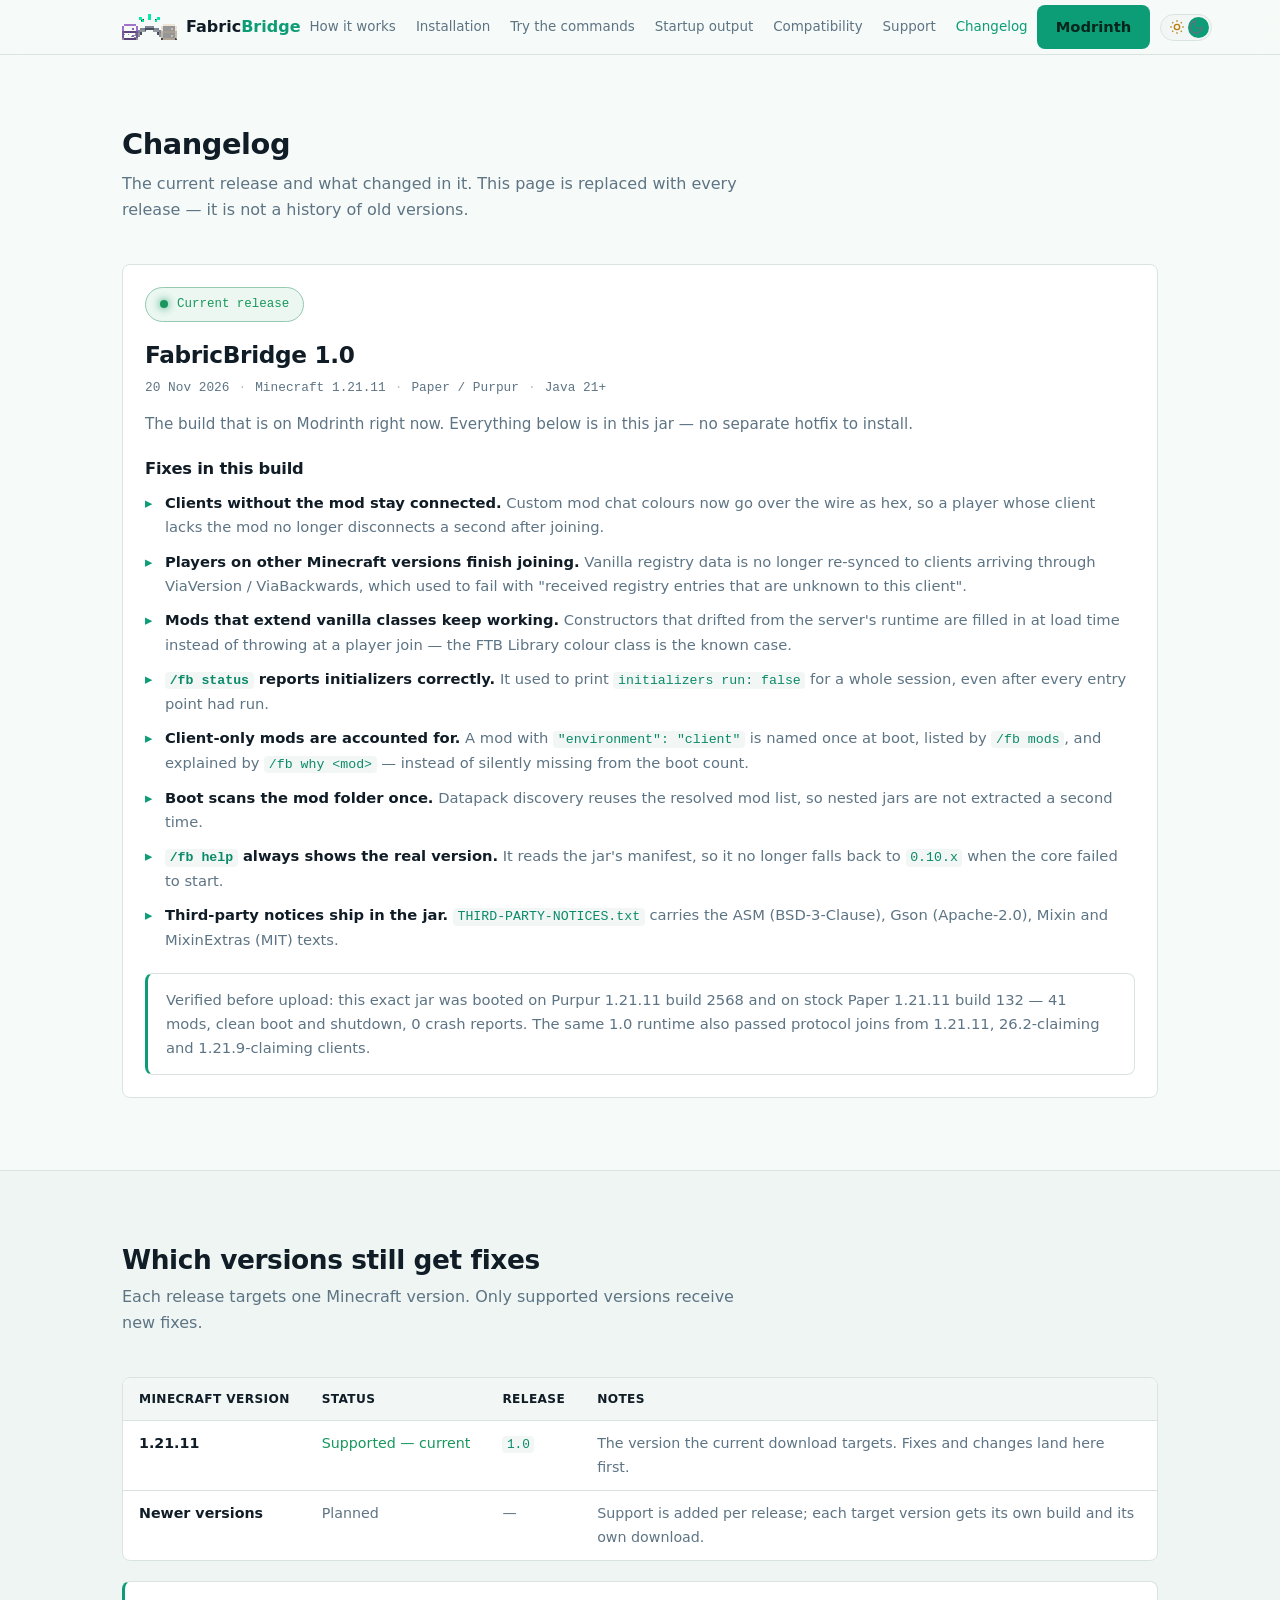
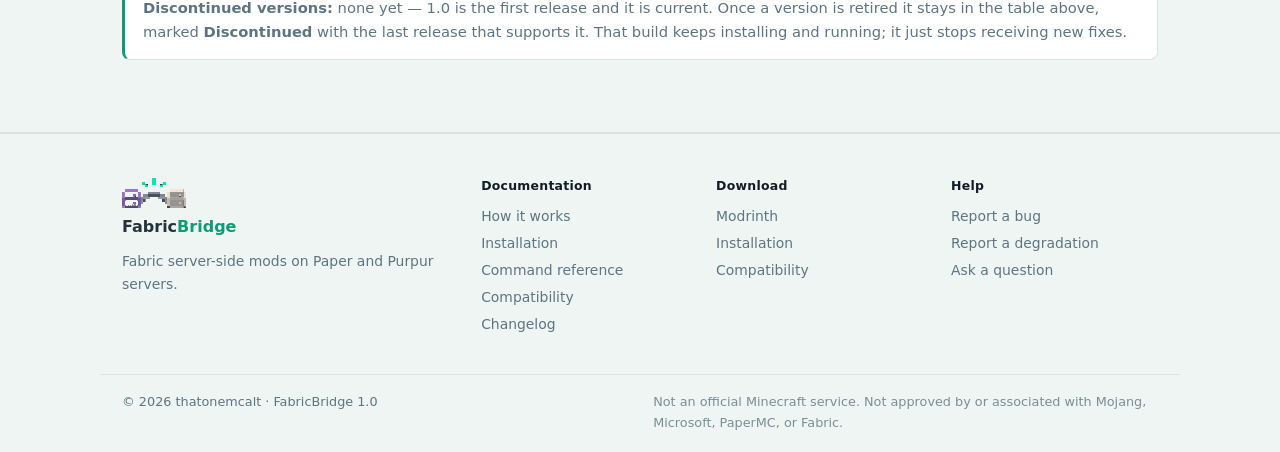
<file: changelog.html>
<!DOCTYPE html>
<html lang="en" data-theme="dark">
<head>
<meta charset="UTF-8">
<meta name="viewport" content="width=device-width, initial-scale=1.0">
<title>Changelog — FabricBridge</title>
<meta name="description" content="The current FabricBridge release, what changed in it, and which Minecraft versions still get fixes.">
<link rel="canonical" href="https://thatonemcalt.github.io/fabric-bridge-info/changelog.html">
<meta name="robots" content="index,follow">
<meta name="color-scheme" content="dark light">
<meta name="theme-color" content="#0b0f14" media="(prefers-color-scheme: dark)">
<meta name="theme-color" content="#f6faf8" media="(prefers-color-scheme: light)">
<meta name="author" content="thatonemcalt">

<meta property="og:type" content="website">
<meta property="og:site_name" content="FabricBridge">
<meta property="og:title" content="Changelog — FabricBridge">
<meta property="og:description" content="What changed in the current FabricBridge release, and which Minecraft versions still receive fixes.">
<meta property="og:url" content="https://thatonemcalt.github.io/fabric-bridge-info/changelog.html">
<meta property="og:image" content="https://thatonemcalt.github.io/fabric-bridge-info/og-image.png">
<meta name="twitter:card" content="summary_large_image">

<link rel="icon" type="image/png" href="fabric-bridge-favicon.png">
<link rel="apple-touch-icon" href="fabric-bridge-logo-128.png">
<link rel="stylesheet" href="styles.css">
<noscript><style>.reveal{opacity:1 !important}</style></noscript>
</head>
<body>

<!-- ══════════════════ HEADER ══════════════════ -->
<header class="nav">
  <div class="nav-inner">
    <a class="brand" href="index.html">
      <img class="brand-mark" src="fabric-bridge-logo-128.png" alt="FabricBridge logo">
      <span class="wordmark">Fabric<strong>Bridge</strong></span>
    </a>
    <nav class="nav-links" id="navLinks" aria-label="Primary">
      <a href="index.html#how">How it works</a>
      <a href="index.html#install">Installation</a>
      <a href="index.html#try">Try the commands</a>
      <a href="index.html#console">Startup output</a>
      <a href="index.html#compatibility">Compatibility</a>
      <a href="index.html#support">Support</a>
      <a href="changelog.html" class="active" aria-current="page">Changelog</a>
    </nav>
    <div class="nav-actions">
      <a class="btn btn-primary nav-dl" href="https://modrinth.com/plugin/fabric-bridge-plugin" data-modrinth>Modrinth</a>
      <button class="theme-toggle" id="themeToggle" aria-label="Toggle dark / light mode" title="Toggle theme">
        <span class="tt-icon tt-sun"><svg viewBox="0 0 24 24" width="16" height="16" fill="none" stroke="currentColor" stroke-width="2"><circle cx="12" cy="12" r="4"/><path d="M12 2v2m0 16v2M4.9 4.9l1.4 1.4m11.4 11.4 1.4 1.4M2 12h2m16 0h2M4.9 19.1l1.4-1.4m11.4-11.4 1.4-1.4"/></svg></span>
        <span class="tt-icon tt-moon"><svg viewBox="0 0 24 24" width="16" height="16" fill="none" stroke="currentColor" stroke-width="2"><path d="M21 12.8A9 9 0 1 1 11.2 3 7 7 0 0 0 21 12.8z"/></svg></span>
        <span class="tt-knob"></span>
      </button>
      <button class="burger" id="burger" aria-label="Menu"><span></span><span></span><span></span></button>
    </div>
  </div>
  <div class="scroll-progress" aria-hidden="true"><div class="scroll-progress-fill" id="scrollFill"></div></div>
</header>

<!-- ══════════════════ CURRENT RELEASE ══════════════════ -->
<section class="section">
  <div class="container">
    <div class="section-head reveal">
      <h1 class="page-title">Changelog</h1>
      <p>The current release and what changed in it. This page is replaced with every release — it is not a history of old versions.</p>
    </div>

    <div class="req reveal">
      <p class="status-chip"><span class="status-dot"></span>Current release</p>
      <h2 class="rel-title">FabricBridge 1.0</h2>
      <p class="rel-meta">
        <span>20 Nov 2026</span><span class="sep">·</span>
        <span>Minecraft 1.21.11</span><span class="sep">·</span>
        <span>Paper / Purpur</span><span class="sep">·</span>
        <span>Java 21+</span>
      </p>
      <p class="rel-lede">The build that is on Modrinth right now. Everything below is in this jar — no separate hotfix to install.</p>

      <h3 class="rel-h3">Fixes in this build</h3>
      <ul class="req-list">
        <li><b>Clients without the mod stay connected.</b> Custom mod chat colours now go over the wire as hex, so a player whose client lacks the mod no longer disconnects a second after joining.</li>
        <li><b>Players on other Minecraft versions finish joining.</b> Vanilla registry data is no longer re-synced to clients arriving through ViaVersion / ViaBackwards, which used to fail with "received registry entries that are unknown to this client".</li>
        <li><b>Mods that extend vanilla classes keep working.</b> Constructors that drifted from the server's runtime are filled in at load time instead of throwing at a player join — the FTB Library colour class is the known case.</li>
        <li><b><code>/fb status</code> reports initializers correctly.</b> It used to print <code>initializers run: false</code> for a whole session, even after every entry point had run.</li>
        <li><b>Client-only mods are accounted for.</b> A mod with <code>"environment": "client"</code> is named once at boot, listed by <code>/fb mods</code>, and explained by <code>/fb why &lt;mod&gt;</code> — instead of silently missing from the boot count.</li>
        <li><b>Boot scans the mod folder once.</b> Datapack discovery reuses the resolved mod list, so nested jars are not extracted a second time.</li>
        <li><b><code>/fb help</code> always shows the real version.</b> It reads the jar's manifest, so it no longer falls back to <code>0.10.x</code> when the core failed to start.</li>
        <li><b>Third-party notices ship in the jar.</b> <code>THIRD-PARTY-NOTICES.txt</code> carries the ASM (BSD-3-Clause), Gson (Apache-2.0), Mixin and MixinExtras (MIT) texts.</li>
      </ul>

      <div class="callout">
        Verified before upload: this exact jar was booted on Purpur 1.21.11 build 2568 and on stock Paper 1.21.11 build 132 — 41 mods, clean boot and shutdown, 0 crash reports. The same 1.0 runtime also passed protocol joins from 1.21.11, 26.2-claiming and 1.21.9-claiming clients.
      </div>
    </div>
  </div>
</section>

<!-- ══════════════════ VERSION SUPPORT ══════════════════ -->
<section class="section section-alt">
  <div class="container">
    <div class="section-head reveal">
      <h2>Which versions still get fixes</h2>
      <p>Each release targets one Minecraft version. Only supported versions receive new fixes.</p>
    </div>

    <div class="vtable-wrap reveal">
      <table class="vtable">
        <thead>
          <tr><th>Minecraft version</th><th>Status</th><th>Release</th><th>Notes</th></tr>
        </thead>
        <tbody>
          <tr>
            <td><b>1.21.11</b></td>
            <td class="v-ok">Supported — current</td>
            <td><code>1.0</code></td>
            <td>The version the current download targets. Fixes and changes land here first.</td>
          </tr>
          <tr>
            <td><b>Newer versions</b></td>
            <td>Planned</td>
            <td>—</td>
            <td>Support is added per release; each target version gets its own build and its own download.</td>
          </tr>
        </tbody>
      </table>
    </div>

    <div class="callout reveal">
      <b>Discontinued versions:</b> none yet — 1.0 is the first release and it is current. Once a version is retired it stays in the table above, marked <b>Discontinued</b> with the last release that supports it. That build keeps installing and running; it just stops receiving new fixes.
    </div>

  </div>
</section>

<!-- ══════════════════ FOOTER ══════════════════ -->
<footer class="footer">
  <div class="container foot-grid">
    <div class="foot-brand">
      <img class="foot-mark" src="fabric-bridge-logo-128.png" alt="FabricBridge logo">
      <span class="wordmark">Fabric<strong>Bridge</strong></span>
      <p>Fabric server-side mods on Paper and Purpur servers.</p>
    </div>
    <div class="foot-col"><h4>Documentation</h4><a href="index.html#how">How it works</a><a href="index.html#install">Installation</a><a href="index.html#console">Command reference</a><a href="index.html#compatibility">Compatibility</a><a href="changelog.html">Changelog</a></div>
    <div class="foot-col"><h4>Download</h4><a href="https://modrinth.com/plugin/fabric-bridge-plugin" data-modrinth>Modrinth</a><a href="index.html#install">Installation</a><a href="index.html#compatibility">Compatibility</a></div>
    <div class="foot-col"><h4>Help</h4><a href="https://github.com/thatonemcalt/fabric-bridge-info/issues/new?template=bug_report.yml">Report a bug</a><a href="https://github.com/thatonemcalt/fabric-bridge-info/issues/new?template=degradation_report.yml">Report a degradation</a><a href="https://github.com/thatonemcalt/fabric-bridge-info/issues/new?template=question.yml">Ask a question</a></div>
  </div>
  <div class="foot-bottom container">
    <span>© 2026 thatonemcalt · FabricBridge 1.0</span>
    <span class="legal">Not an official Minecraft service. Not approved by or associated with Mojang, Microsoft, PaperMC, or Fabric.</span>
  </div>
</footer>

<script src="app.js"></script>
</body>
</html>
</file>
<file: styles.css>
/* ═══════════════════════════════════════════════════════════════
   FabricBridge site — flat documentation-site styling.
   Dark default, light fully supported. Emerald accent, hairlines.
   ═══════════════════════════════════════════════════════════════ */

:root {
  --font-sans: "Inter", ui-sans-serif, system-ui, -apple-system, "Segoe UI", Roboto, sans-serif;
  --font-mono: ui-monospace, "JetBrains Mono", "Cascadia Code", "SF Mono", Menlo, Consolas, monospace;

  --bg:            #0b0f14;
  --bg-alt:        #0e141b;
  --surface:       #121924;
  --surface-2:     #182231;
  --border:        #223046;
  --text:          #dbe6f1;
  --text-strong:   #f2f7fc;
  --muted:         #8fa1b5;
  --accent:        #34d399;
  --accent-2:      #5eead4;
  --accent-dim:    #34d39922;
  --ok:            #4ade80;
  --warn:          #fbbf24;
  --bad:           #f87171;
  --shadow:        0 6px 20px -12px rgba(0, 0, 0, .55);
  --code-bg:       #0d1420;
  --radius:        8px;
}

html[data-theme="light"] {
  --bg:            #f6faf8;
  --bg-alt:        #eef5f2;
  --surface:       #ffffff;
  --surface-2:     #f2f7f5;
  --border:        #d9e4e0;
  --text:          #22333f;
  --text-strong:   #101c26;
  --muted:         #5d7484;
  --accent:        #0c9d77;
  --accent-2:      #0b8a69;
  --accent-dim:    #0c9d7718;
  --ok:            #17975c;
  --warn:          #b97d0a;
  --bad:           #d05252;
  --shadow:        0 4px 14px -10px rgba(30, 60, 50, .3);
  --code-bg:       #0d1420;
}

* { box-sizing: border-box; }
html { scroll-behavior: smooth; }
/* sticky header is 54px tall: keep anchor targets clear of it */
section[id], header[id] { scroll-margin-top: 72px; }
:focus-visible { outline: 2px solid var(--accent); outline-offset: 2px; border-radius: 4px; }
body {
  margin: 0;
  font-family: var(--font-sans);
  background: var(--bg);
  color: var(--text);
  font-size: 16px;
  line-height: 1.65;
  -webkit-font-smoothing: antialiased;
  transition: background .3s ease, color .3s ease;
  /* clip, not hidden: `hidden` turns body into a scroll container, which makes the
     sticky header and the pinned story stages stick to the wrong box */
  overflow-x: clip;
}
::selection { background: var(--accent); color: #06251b; }
a { color: var(--accent); text-decoration: none; }
a:hover { text-decoration: underline; }
code { font-family: var(--font-mono); font-size: .9em; background: var(--surface-2); color: var(--accent-2); padding: .1em .35em; border-radius: 4px; }
.container { max-width: 1080px; margin: 0 auto; padding: 0 22px; }

h1, h2, h3, h4 { color: var(--text-strong); letter-spacing: -.015em; line-height: 1.25; margin: 0 0 .5em; font-weight: 650; }

/* ── header ──────────────────────────────────────────────────── */
.nav {
  position: sticky; top: 0; z-index: 50;
  background: color-mix(in srgb, var(--bg) 88%, transparent);
  backdrop-filter: blur(10px);
  border-bottom: 1px solid var(--border);
}
.nav-inner { max-width: 1080px; margin: 0 auto; padding: 0 22px; height: 54px; display: grid; grid-template-columns: 1fr auto 1fr; align-items: center; }
.brand { display: flex; align-items: center; gap: 9px; color: var(--text-strong); justify-self: start; }
.brand:hover { text-decoration: none; }
.brand-mark { height: 26px; width: auto; display: block; image-rendering: pixelated; }
.wordmark { font-size: 1rem; font-weight: 600; }
.wordmark strong { color: var(--accent); font-weight: 650; }
.nav-links { display: flex; gap: 2px; justify-self: center; }
.nav-links a { color: var(--muted); font-size: .84rem; padding: 5px 9px; border-radius: 6px; transition: color .15s, background .15s; white-space: nowrap; }
.nav-links a:hover { color: var(--text-strong); background: var(--surface-2); text-decoration: none; }
.nav-links a.active { color: var(--accent); }
.nav-actions { display: flex; align-items: center; gap: 10px; justify-self: end; }
.nav-dl { padding: 5px 13px; font-size: .8rem; }
@media (max-width: 720px) { .nav-dl { display: none; } }
.scroll-progress { position: absolute; left: 0; right: 0; bottom: -1px; height: 2px; pointer-events: none; }
.scroll-progress-fill { height: 100%; width: 0%; background: linear-gradient(90deg, var(--accent), var(--accent-2)); }

/* theme toggle */
.theme-toggle {
  position: relative; width: 52px; height: 27px; border-radius: 99px;
  background: var(--surface-2); border: 1px solid var(--border);
  display: grid; grid-template-columns: 1fr 1fr; align-items: center;
  cursor: pointer; transition: background .3s, border-color .3s;
}
.tt-icon { display: grid; place-items: center; z-index: 2; transition: color .3s; color: var(--muted); }
.tt-knob {
  position: absolute; top: 2px; left: 2px; width: 21px; height: 21px;
  border-radius: 50%; background: var(--accent);
  transition: transform .3s cubic-bezier(.5, 1.4, .4, 1);
}
html[data-theme="light"] .tt-knob { transform: translateX(25px); }
html[data-theme="light"] .tt-sun { color: #b97d0a; }
html:not([data-theme="light"]) .tt-moon { color: var(--bg); }

/* burger */
.burger { display: none; flex-direction: column; gap: 4px; background: 0; border: 0; cursor: pointer; padding: 8px; }
.burger span { width: 18px; height: 2px; background: var(--text); border-radius: 2px; transition: transform .25s, opacity .25s; }
.burger.open span:nth-child(1) { transform: translateY(6px) rotate(45deg); }
.burger.open span:nth-child(2) { opacity: 0; }
.burger.open span:nth-child(3) { transform: translateY(-6px) rotate(-45deg); }

/* ── hero ────────────────────────────────────────────────────── */
.hero { padding: 64px 0 48px; border-bottom: 1px solid var(--border); background: var(--bg-alt); }
.hero-grid { display: grid; grid-template-columns: 1.15fr 1fr; gap: 44px; align-items: center; }
.hero h1 { font-size: clamp(1.9rem, 3.6vw, 2.6rem); margin: 0 0 14px; }
.lede { font-size: 1.02rem; color: var(--muted); max-width: 56ch; margin: 0 0 24px; }
.lede strong, .lede em { color: var(--text); }
.hero-cta { display: flex; gap: 10px; flex-wrap: wrap; }
.btn {
  display: inline-flex; align-items: center; gap: 7px; border-radius: var(--radius);
  padding: 9px 18px; font-weight: 550; font-size: .92rem; cursor: pointer;
  transition: border-color .15s, background .15s, color .15s; text-decoration: none !important;
  border: 1px solid transparent;
}
.btn-primary { background: var(--accent); color: #06251b; }
.btn-primary:hover { background: var(--accent-2); }
.btn-ghost { background: transparent; color: var(--text); border-color: var(--border); }
.btn-ghost:hover { border-color: var(--accent); color: var(--accent); }
.hero-meta { margin-top: 22px; color: var(--muted); font-size: .85rem; font-family: var(--font-mono); display: flex; gap: 10px; flex-wrap: wrap; }
.hero-meta .sep { opacity: .45; }

.hero-panel { background: var(--surface); border: 1px solid var(--border); border-radius: var(--radius); padding: 20px; }
.mini-fig { display: grid; gap: 10px; }
.fig-side { border: 1px solid var(--border); border-radius: 6px; padding: 10px 12px; background: var(--bg-alt); }
.fig-label { font-family: var(--font-mono); font-size: .7rem; letter-spacing: .04em; color: var(--muted); display: block; margin-bottom: 4px; }
.fig-fabric { border-color: color-mix(in srgb, var(--accent) 35%, var(--border)); }
.fig-fabric .fig-label { color: var(--accent); }
.fig-code text { font-family: var(--font-mono); font-size: 11px; }
.fig-code .t1 { fill: var(--text-strong); }
.fig-code .t2 { fill: var(--muted); }
.fig-bridge svg { display: block; margin: -2px auto; }
.fig-logo { display: block; margin: 2px auto; height: 104px; width: auto; image-rendering: pixelated; }
.fig-arc .arc-main { stroke: var(--accent); stroke-width: 3.4; stroke-linecap: round; }
.fig-arc .arc-sub { stroke: var(--muted); stroke-width: 2.4; stroke-dasharray: 5 7; opacity: .55; }
.fig-cap { color: var(--muted); font-size: .82rem; margin: 12px 2px 0; }

/* ── sections ───────────────────────────────────────────────── */
.section { padding: 72px 0; }
.section-alt { background: var(--bg-alt); border-top: 1px solid var(--border); border-bottom: 1px solid var(--border); }
.section-head { max-width: 620px; margin-bottom: 40px; }
.section-head h2 { font-size: 1.65rem; margin-bottom: 8px; }
.section-head p { color: var(--muted); margin: 0; }
.section-sub { margin: 56px 0 16px; }
.section-sub h3 { font-size: 1.2rem; margin-bottom: 4px; }
.section-sub p { color: var(--muted); margin: 0; font-size: .95rem; }

.term-line {
  display: flex; align-items: center; justify-content: space-between; gap: 14px;
  font-family: var(--font-mono); font-size: .84rem;
  background: var(--code-bg); color: #a8e6cf; border: 1px solid var(--border);
  border-radius: 6px; padding: 9px 13px; overflow-x: auto;
}
.term-line b { color: #ffd479; font-weight: 600; }
.copy-btn {
  flex: none; font-family: var(--font-mono); font-size: .72rem; cursor: pointer;
  background: transparent; color: var(--muted); border: 1px solid var(--border);
  border-radius: 5px; padding: 3px 9px; transition: color .15s, border-color .15s;
}
.copy-btn:hover { color: var(--accent); border-color: var(--accent); }
.copy-btn.done { color: var(--ok); border-color: var(--ok); }
.callout {
  margin-top: 20px; padding: 14px 18px; border-radius: var(--radius);
  background: var(--surface); border: 1px solid var(--border); border-left: 3px solid var(--accent);
  color: var(--muted); font-size: .92rem;
}
.callout code { color: var(--accent-2); }

/* ── terminal ───────────────────────────────────────────────── */
.term-wrap { border: 1px solid var(--border); border-radius: var(--radius); overflow: hidden; background: var(--code-bg); }
.term-chrome { padding: 8px 16px; background: var(--surface); border-bottom: 1px solid var(--border); }
.tc-title { font-family: var(--font-mono); font-size: .74rem; color: var(--muted); letter-spacing: .03em; }
.term-body {
  height: 320px; overflow-y: auto; padding: 16px 18px; font-family: var(--font-mono);
  font-size: .82rem; line-height: 1.6; color: #c7d4e2; white-space: pre-wrap; word-break: break-word;
  scroll-behavior: smooth;
}
.term-body.mini { height: 260px; }
.term-body .ln { display: block; animation: lineIn .15s ease-out; }
@keyframes lineIn { from { opacity: 0; } to { opacity: 1; } }
.term-body .c-ok { color: var(--ok); }
.term-body .c-warn { color: var(--warn); }
.term-body .c-bad { color: var(--bad); }
.term-body .c-muted { color: #77879b; }
.term-body .c-accent { color: var(--accent); }
.term-body .c-hl { color: #ffffff; }
.term-body .c-input { color: #9ecbff; }
.term-body .c-dim { color: #5b6b7f; }
.term-input-row { display: flex; align-items: center; gap: 2px; padding: 12px 18px; border-top: 1px solid var(--border); }
.term-promptsrv { color: var(--accent); font-family: var(--font-mono); font-size: .85rem; }
.term-input {
  flex: 1; background: transparent; border: 0; outline: 0; color: #dbe9f6;
  font-family: var(--font-mono); font-size: .85rem; caret-color: var(--accent);
}
.term-input::placeholder { color: #55677d; }
.term-chips { display: flex; gap: 7px; flex-wrap: wrap; padding: 12px 14px 16px; background: var(--surface); border-top: 1px solid var(--border); }
.chip {
  font-family: var(--font-mono); font-size: .74rem; cursor: pointer;
  color: var(--muted); background: var(--surface-2); border: 1px solid var(--border);
  border-radius: 5px; padding: 5px 11px; transition: color .15s, border-color .15s;
}
.chip:hover { color: var(--accent); border-color: var(--accent); }
.chip.on { color: #06251b; background: var(--accent); border-color: var(--accent); }

/* boot visualizer */
.bootwrap { border: 1px solid var(--border); border-radius: var(--radius); padding: 20px; background: var(--surface); max-width: 780px; margin: 0 auto; width: 100%; }
.boot-controls { display: flex; align-items: center; gap: 14px; margin-top: 14px; flex-wrap: wrap; }
.boot-controls .boot-play { margin: 0; }
.boot-note { color: var(--muted); font-size: .8rem; }
.boot-stages { display: flex; gap: 7px; align-items: center; margin-bottom: 14px; flex-wrap: wrap; }
.bs {
  font-family: var(--font-mono); font-size: .72rem; color: var(--muted);
  padding: 3px 10px; border: 1px solid var(--border); border-radius: 5px; transition: all .25s;
}
.bs.active { color: var(--accent); border-color: var(--accent); }
.bs.passed { color: var(--ok); border-color: color-mix(in srgb, var(--ok) 40%, transparent); }
.bs-bar { flex: 1; min-width: 80px; height: 3px; border-radius: 99px; background: var(--surface-2); overflow: hidden; }
.bs-fill { height: 100%; width: 0%; background: var(--accent); transition: width .25s linear; }

/* command table */
.cmd-table { border: 1px solid var(--border); border-radius: var(--radius); overflow: hidden; }
.cmd-controls { display: flex; gap: 10px; align-items: center; padding: 12px 15px; background: var(--surface-2); border-bottom: 1px solid var(--border); flex-wrap: wrap; }
.search {
  flex: 1; min-width: 200px; background: var(--surface); border: 1px solid var(--border);
  color: var(--text); border-radius: 6px; padding: 8px 13px; font-size: .87rem; outline: none;
  transition: border-color .15s;
}
.search:focus { border-color: var(--accent); }
.chip-row { display: flex; gap: 6px; flex-wrap: wrap; }
.ct-body { background: var(--surface); }
.ct-row { display: grid; grid-template-columns: 250px 1fr; gap: 16px; padding: 12px 16px; border-bottom: 1px solid var(--border); }
.ct-row:last-child { border-bottom: 0; }
.ct-row:hover { background: var(--surface-2); }
.ct-row code { background: transparent; padding: 0; color: var(--accent); font-size: .83rem; white-space: nowrap; }
.ct-row span { color: var(--muted); font-size: .89rem; }
.ct-row.hidden { display: none; }
.ct-empty { padding: 24px; text-align: center; color: var(--muted); background: var(--surface); }

/* compatibility */
.compat { display: grid; grid-template-columns: 1.5fr 1fr; gap: 36px; }
.compat-hed { font-size: 1.28rem; font-weight: 650; color: var(--text-strong); margin: 0 0 14px; letter-spacing: -.01em; }
.compat-main p { color: var(--muted); font-size: .95rem; margin: 0 0 12px; }
.compat-main code { color: var(--accent-2); }
.compat-list { list-style: none; margin: 0; padding: 0; border-top: 1px solid var(--border); }
.compat-list li { padding: 11px 2px 11px 22px; position: relative; font-size: .9rem; color: var(--muted); border-bottom: 1px solid var(--border); }
.compat-list li::before { content: "—"; position: absolute; left: 0; color: var(--accent); }

/* support */
.support-grid { display: grid; grid-template-columns: repeat(3, 1fr); gap: 14px; margin-bottom: 52px; }
.ticket-card {
  display: block; background: var(--surface); border: 1px solid var(--border);
  border-radius: var(--radius); padding: 22px; color: var(--text);
  transition: border-color .15s;
}
.ticket-card:hover { text-decoration: none; border-color: var(--accent); }
.ticket-card h3 { font-size: .98rem; margin-bottom: 8px; }
.ticket-card p { margin: 0; color: var(--muted); font-size: .87rem; }
.ticket-card code { color: var(--accent-2); }
.card-note {
  margin: 12px 0 0; padding-top: 10px; border-top: 1px solid var(--border);
  font-size: .8rem; color: var(--accent); font-style: italic;
}

/* faq */
.faq h3 { font-size: 1.2rem; margin: 0 0 14px; }
.faq-item { background: var(--surface); border: 1px solid var(--border); border-radius: var(--radius); margin-bottom: 8px; }
.faq-item summary {
  cursor: pointer; padding: 13px 18px; font-weight: 550; color: var(--text-strong); font-size: .94rem;
  list-style: none; display: flex; justify-content: space-between; align-items: center; gap: 10px;
}
.faq-item summary::-webkit-details-marker { display: none; }
.faq-item summary::after { content: "+"; font-family: var(--font-mono); color: var(--accent); transition: transform .2s; }
.faq-item[open] summary::after { transform: rotate(45deg); }
.faq-item summary:hover { color: var(--accent); }
.faq-item p { margin: 0; padding: 0 18px 15px; color: var(--muted); font-size: .9rem; }

/* ── footer ─────────────────────────────────────────────────── */
.footer { border-top: 1px solid var(--border); background: var(--bg-alt); padding: 44px 0 22px; }
.foot-grid { display: grid; grid-template-columns: 1.6fr 1fr 1fr 1fr; gap: 28px; }
.foot-brand p { color: var(--muted); font-size: .87rem; margin: 10px 0 0; max-width: 38ch; }
.foot-mark { height: 30px; width: auto; display: block; margin-bottom: 6px; image-rendering: pixelated; }
.foot-col h4 { font-size: .78rem; text-transform: none; letter-spacing: .02em; color: var(--text-strong); margin: 0 0 10px; font-weight: 600; }
.foot-col a { display: block; color: var(--muted); font-size: .87rem; padding: 2px 0; }
.foot-col a:hover { color: var(--accent); text-decoration: none; }
.foot-bottom {
  margin-top: 36px; padding-top: 16px; border-top: 1px solid var(--border); color: var(--muted); font-size: .8rem;
  display: flex; justify-content: space-between; align-items: baseline; gap: 10px 24px; flex-wrap: wrap;
}
.foot-bottom .legal { max-width: 62ch; opacity: .8; }

/* requirements block (install) */
.req {
  margin-top: 18px; padding: 22px; background: var(--surface);
  border: 1px solid var(--border); border-radius: var(--radius);
}
.req h3 { font-size: 1.02rem; margin: 0 0 12px; }
.req-list { margin: 0; padding: 0; list-style: none; display: grid; gap: 10px; }
.req-list li { color: var(--muted); font-size: .92rem; padding-left: 20px; position: relative; }
.req-list li::before { content: "▸"; position: absolute; left: 0; color: var(--accent); }
.req-list b { color: var(--text-strong); font-weight: 600; }

/* honest scope note (compatibility) */
.compat-note {
  border-left: 2px solid var(--accent); padding: 2px 0 2px 14px;
  color: var(--muted) !important; font-size: .88rem !important;
}

/* reveal on scroll — stagger via --rd set by JS on .reveal-group children */
.reveal { opacity: 0; }
.reveal.in { opacity: 1; animation: riseIn .55s cubic-bezier(.2, .7, .2, 1) both; animation-delay: var(--rd, 0ms); }
@keyframes riseIn { from { opacity: 0; transform: translateY(14px) scale(.988); } to { opacity: 1; transform: none; } }

/* ── responsive ─────────────────────────────────────────────── */
@media (max-width: 900px) {
  .hero-grid { grid-template-columns: 1fr; gap: 30px; }
  .compat { grid-template-columns: 1fr; }
  .support-grid { grid-template-columns: 1fr; }
  .foot-grid { grid-template-columns: 1fr 1fr; }
  .how-grid { grid-template-columns: 1fr; }
  .ct-row { grid-template-columns: 1fr; gap: 4px; }
}
@media (max-width: 560px) {
  .foot-grid { grid-template-columns: 1fr; }
}

/* ═══════════════════════════════════════════════════════════════
   Scroll-scrubbed stories — Apple-style pinned stages.
   Each .story is a tall wrapper; .stage sticks to the viewport and
   its contents are driven by scroll progress from app.js.
   ═══════════════════════════════════════════════════════════════ */
.stats {
  display: grid; grid-template-columns: repeat(4, 1fr); gap: 12px;
  margin-top: 44px; padding-top: 22px; border-top: 1px solid var(--border);
}
.stat { display: flex; flex-direction: column; gap: 2px; }
.stat-num {
  font-family: var(--font-mono); font-size: 1.7rem; font-weight: 650;
  color: var(--accent); letter-spacing: -.02em; line-height: 1.1;
  font-variant-numeric: tabular-nums;
}
.stat-label { color: var(--muted); font-size: .78rem; }

.story { position: relative; height: 340vh; }
.story-boot { height: 300vh; }
.story-install { height: 320vh; }
.stage {
  position: sticky; top: 55px;
  height: calc(100vh - 55px);
  display: grid; place-items: center;
  padding: 24px 22px 30px;
}
.stage-inner { width: min(860px, 100%); position: relative; }
.story-hint {
  position: absolute; bottom: -8px; left: 50%; transform: translateX(-50%);
  font-family: var(--font-mono); font-size: .72rem; color: var(--muted);
  letter-spacing: .08em; opacity: .8; transition: opacity .3s;
}

/* beat captions crossfade inside the stage — all beats share one grid cell */
.beats, .ibeats { display: grid; }
.beats { margin-top: 26px; }
/* the scroll hint sits just below the captions, so the captions need to stop short of it */
.beats, .ibeats { padding-bottom: 26px; }
.ibeats { align-content: center; }
.beat {
  grid-area: 1 / 1;
  opacity: 0; transform: translateY(12px); will-change: opacity, transform;
}
.beat h3 { font-size: 1.12rem; margin: 0 0 6px; }
.beat p { color: var(--muted); font-size: .93rem; margin: 0; max-width: 62ch; }
.beat .term-line { margin-top: 12px; max-width: 640px; }
.beat b { color: var(--text-strong); }

/* ── bridge story visuals ── */
.bscene {
  display: grid; grid-template-columns: auto 1fr auto 1fr auto;
  align-items: center; gap: 10px;
  background: var(--surface); border: 1px solid var(--border); border-radius: var(--radius);
  padding: 20px 22px;
}
.bnode { display: flex; flex-direction: column; gap: 5px; min-width: 118px; }
.bnode-label { font-family: var(--font-mono); font-size: .66rem; letter-spacing: .05em; color: var(--muted); text-transform: uppercase; }
.bnode-box {
  font-size: .8rem; color: var(--text-strong); background: var(--bg-alt);
  border: 1px solid var(--border); border-radius: 6px; padding: 8px 10px; white-space: nowrap;
}
.bnode-mid { align-items: center; }
.bnode-logo { height: 58px; width: auto; image-rendering: pixelated; display: block; }
.bbeam-wrap { height: 2px; background: var(--border); border-radius: 99px; overflow: hidden; }
.bbeam {
  height: 100%; width: 100%; background: linear-gradient(90deg, var(--accent), var(--accent-2));
  transform: scaleX(0); transform-origin: left center; will-change: transform;
}
.bbeam-2 { transform-origin: right center; background: linear-gradient(270deg, var(--accent), var(--accent-2)); }

.bcode {
  display: flex; gap: 10px; align-items: baseline; justify-content: center;
  background: var(--code-bg); border: 1px solid var(--border); border-radius: 6px;
  color: #a8e6cf; font-size: .92rem; padding: 12px 18px; margin-top: 14px;
}
.bcode-from { color: #77879b; }
.bcode-from.swapped { color: var(--accent); }
.bcode-arrow { color: #5b6b7f; opacity: .35; transition: opacity .2s, color .2s; }
.bcode-arrow.hot { color: var(--accent); opacity: 1; }
.bcode-to { color: #ffd479; min-width: 4ch; }

.bcheck {
  display: flex; flex-wrap: wrap; gap: 8px; margin-top: 14px; opacity: 0; will-change: opacity;
}
.bcheck-item {
  font-family: var(--font-mono); font-size: .74rem; color: var(--muted);
  border: 1px solid var(--border); border-radius: 5px; padding: 4px 10px;
  display: inline-flex; align-items: center; gap: 6px;
  opacity: .45; transition: opacity .2s, color .2s, border-color .2s;
}
.bcheck-item::before { content: "○"; color: var(--muted); }
.bcheck-item.on { opacity: 1; color: var(--text-strong); border-color: color-mix(in srgb, var(--ok) 45%, var(--border)); }
.bcheck-item.on::before { content: "●"; color: var(--ok); }
.bcheck-skip { opacity: 0; will-change: opacity; }
.bcheck-skip.on::before { content: "◌"; color: var(--warn); }
.bcheck-skip.on { color: var(--warn); border-color: color-mix(in srgb, var(--warn) 45%, var(--border)); opacity: 1; }

.bchips { display: flex; gap: 10px; flex-wrap: wrap; margin-top: 14px; opacity: 0; will-change: opacity; }
.bchip {
  font-size: .8rem; color: var(--text); background: var(--surface);
  border: 1px solid var(--border); border-radius: 6px; padding: 7px 12px;
  opacity: 0; transform: translateY(6px); will-change: opacity, transform;
}
.bchip code { color: var(--accent); }

.bcalm { margin-top: 14px; opacity: 0; will-change: opacity; }
.bcalm-line {
  display: block; font-family: var(--font-mono); font-size: .8rem; color: var(--warn);
  background: var(--code-bg); border: 1px solid color-mix(in srgb, var(--warn) 35%, var(--border));
  border-radius: 6px; padding: 10px 14px;
}
.bcalm-ok { color: var(--ok); }

/* ── install story visuals ── */
.stage-grid { display: grid; grid-template-columns: 1fr 1.15fr; gap: 26px; align-items: center; }
.ivisual { display: flex; flex-direction: column; gap: 14px; }
.ifolder, .imods {
  background: var(--surface); border: 1px solid var(--border); border-radius: var(--radius);
  padding: 14px 16px; display: flex; flex-direction: column; gap: 8px;
  transition: border-color .3s;
}
.ifolder.lit { border-color: color-mix(in srgb, var(--accent) 55%, var(--border)); }
.ifolder-head { font-family: var(--font-mono); font-size: .68rem; color: var(--muted); letter-spacing: .04em; }
.ijar {
  font-family: var(--font-mono); font-size: .84rem; color: var(--text-strong);
  background: var(--accent-dim); border: 1px solid color-mix(in srgb, var(--accent) 40%, var(--border));
  border-radius: 6px; padding: 8px 12px; width: max-content;
  opacity: 0; transform: translateY(-34px); will-change: opacity, transform;
}
.iterm {
  background: var(--code-bg); border: 1px solid var(--border); border-radius: 6px;
  padding: 12px 14px; font-size: .82rem; min-height: 66px; display: flex; flex-direction: column; gap: 4px;
}
.iln { color: #a8e6cf; display: none; }
.iln b { color: #ffd479; font-weight: 600; }
.iln.live { display: block; }
.iln .cursor { display: inline-block; width: 8px; height: 1em; background: var(--accent); vertical-align: text-bottom; animation: blink 1s steps(1) infinite; }
@keyframes blink { 50% { opacity: 0; } }
.ipatch-badge {
  font-size: .7rem; color: #06251b; background: var(--accent); border-radius: 4px; padding: 2px 7px;
  font-weight: 600; display: inline-block; white-space: nowrap;
}
.imods { opacity: 0; will-change: opacity; }
.imod {
  font-size: .8rem; color: var(--text-strong); background: var(--bg-alt);
  border: 1px solid var(--border); border-radius: 6px; padding: 7px 12px; width: max-content;
  opacity: 0; transform: translateY(6px); will-change: opacity, transform;
}
.imod::before { content: "▣ "; color: var(--accent); }

/* status chip on compatibility */
.status-chip {
  display: inline-flex; align-items: center; gap: 9px;
  font-family: var(--font-mono); font-size: .78rem; color: var(--ok);
  background: color-mix(in srgb, var(--ok) 8%, transparent);
  border: 1px solid color-mix(in srgb, var(--ok) 35%, var(--border));
  border-radius: 99px; padding: 6px 14px; margin: 0 0 18px;
}
.status-dot { width: 8px; height: 8px; border-radius: 50%; background: var(--ok); box-shadow: 0 0 8px var(--ok); flex: none; }

/* ── responsive ── */
@media (max-width: 900px) {
  .stats { grid-template-columns: repeat(2, 1fr); }
  .story, .story-install { height: 260vh; }
  .story-boot { height: 230vh; }
  .stage { top: 54px; height: calc(100vh - 54px); }
  .stage-grid { grid-template-columns: 1fr; gap: 18px; }
  .bscene { grid-template-columns: 1fr; gap: 8px; justify-items: center; text-align: center; }
  .bnode { min-width: 0; width: 100%; align-items: center; }
  .bbeam-wrap { width: 60%; height: 2px; }
  .beats { margin-top: 20px; }
  .beat .term-line { font-size: .72rem; }
}

/* ── reduced motion: collapse stories to normal flow, show final state ── */
@media (prefers-reduced-motion: reduce) {
  *, *::before, *::after { animation-duration: .01ms !important; transition-duration: .01ms !important; }
  html { scroll-behavior: auto; }
  .story, .story-boot, .story-install { height: auto !important; }
  .stage { position: static; height: auto; padding: 30px 22px; }
  .beat { grid-area: auto; opacity: 1 !important; transform: none !important; margin-bottom: 26px; }
  .beats { min-height: 0; }
  .bcheck, .bchips, .bcalm, .imods { opacity: 1 !important; }
  .bcheck-item, .bchip, .imod { opacity: 1 !important; transform: none !important; }
  .ijar { opacity: 1 !important; transform: none !important; }
  .bbeam { transform: scaleX(1) !important; }
  .bcode-to::after { content: ""; }
  .iln { display: block !important; }
  .story-hint { display: none; }
}

/* ── changelog page ─────────────────────────────────────────── */
.page-title { font-size: 1.8rem; margin: 0 0 8px; }
.rel-title { font-size: 1.45rem; margin: 0 0 8px; }
.rel-meta {
  display: flex; gap: 9px; flex-wrap: wrap; margin: 0;
  font-family: var(--font-mono); font-size: .8rem; color: var(--muted);
}
.rel-meta .sep { opacity: .45; }
.rel-lede { color: var(--muted); font-size: .95rem; margin: 14px 0 22px; }
.req .rel-h3 { margin: 22px 0 12px; }
.vtable-wrap {
  border: 1px solid var(--border); border-radius: var(--radius);
  overflow-x: auto; background: var(--surface);
}
.vtable { width: 100%; border-collapse: collapse; min-width: 560px; }
.vtable th, .vtable td {
  text-align: left; padding: 11px 16px; font-size: .89rem;
  border-bottom: 1px solid var(--border); vertical-align: top;
}
.vtable th {
  background: var(--surface-2); color: var(--text-strong);
  font-size: .76rem; font-weight: 600; letter-spacing: .03em;
  text-transform: uppercase; white-space: nowrap;
}
.vtable td { color: var(--muted); }
.vtable tr:last-child td { border-bottom: 0; }
.vtable td b { color: var(--text-strong); font-weight: 600; white-space: nowrap; }
.vtable code { color: var(--accent-2); }
.vtable .v-ok { color: var(--ok); white-space: nowrap; }

/* 7 nav items: the bar needs its full width, so the menu collapses earlier than the page grid.
   The header is a grid: absolute children get aligned to their grid area unless stretched. */
@media (max-width: 1080px) {
  .nav-links {
    position: absolute; top: 100%; left: 0; right: 0; display: none; flex-direction: column;
    justify-self: stretch; width: auto; max-width: none;
    background: var(--bg); border-bottom: 1px solid var(--border); padding: 10px 20px 14px; gap: 2px;
    box-shadow: 0 14px 24px -18px rgba(0, 0, 0, .8);
  }
  .nav-links.open { display: flex; }
  .burger { display: flex; }
}
</file>
